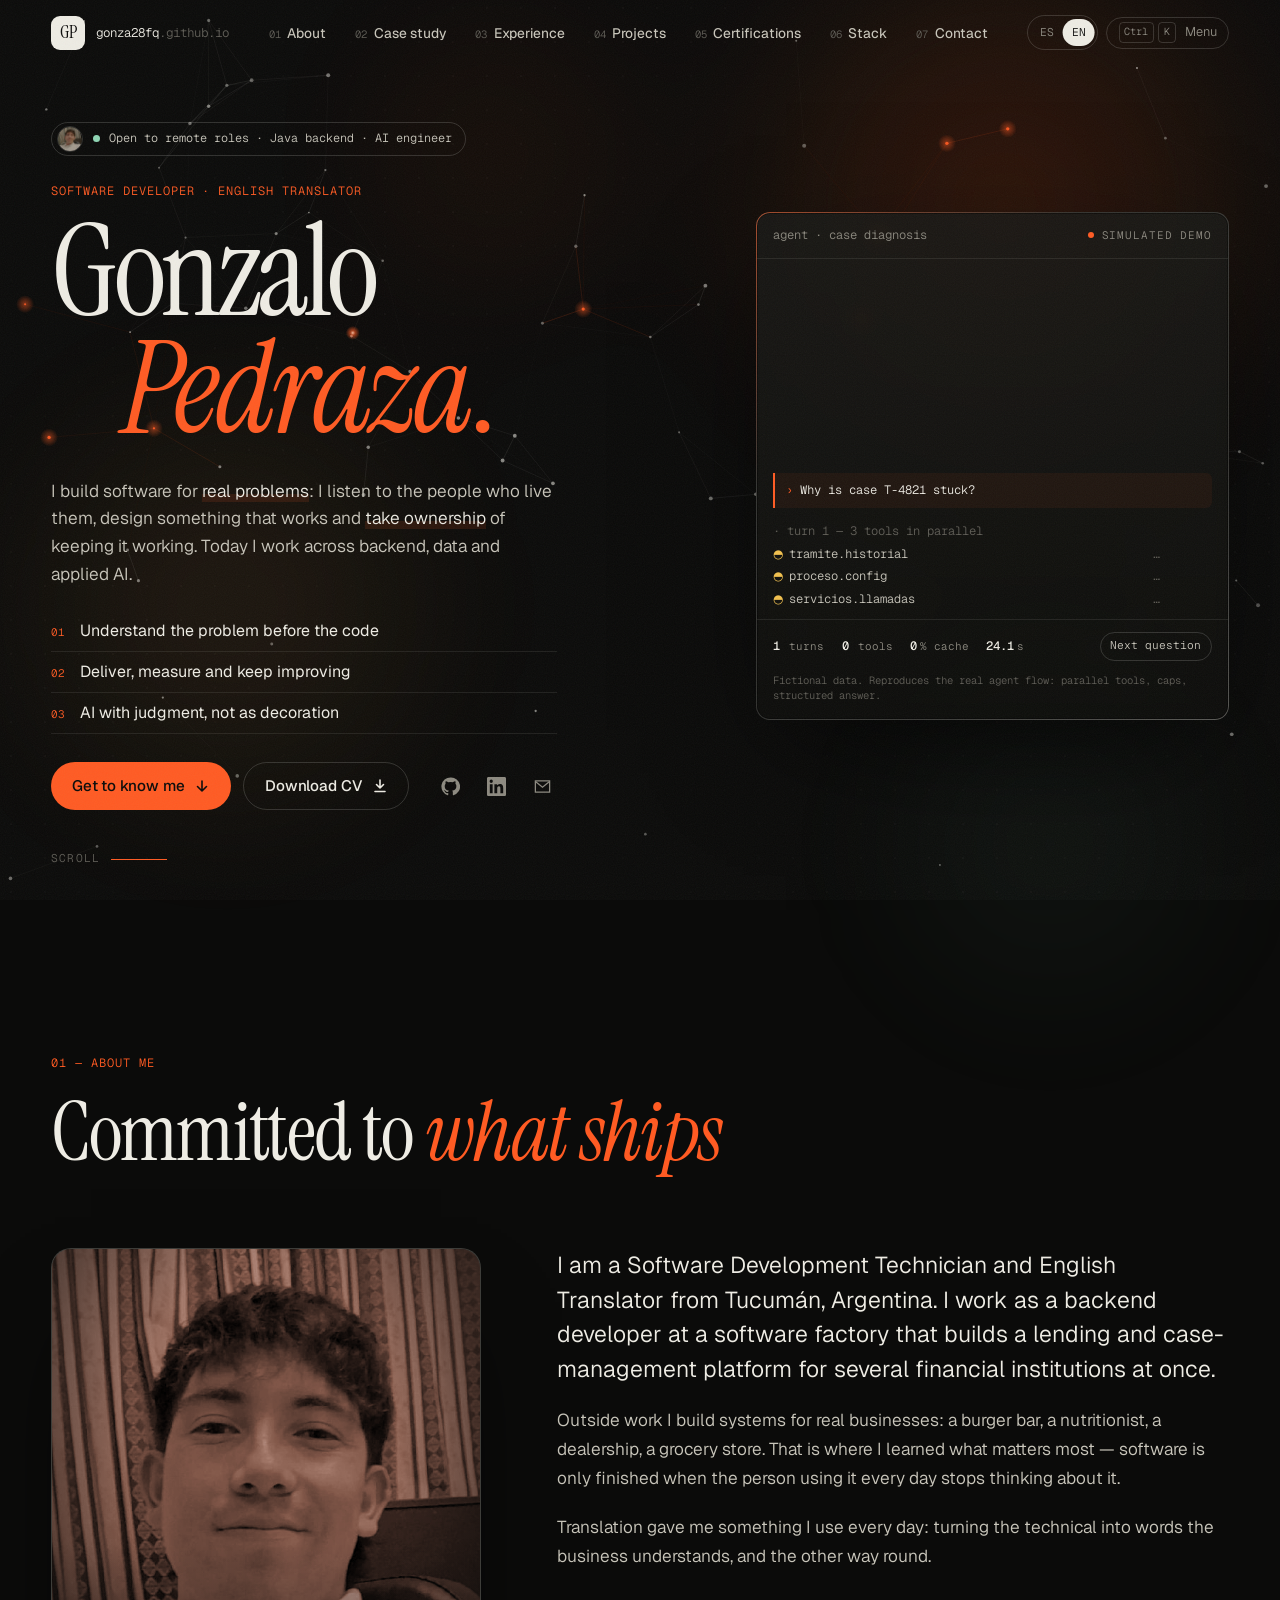
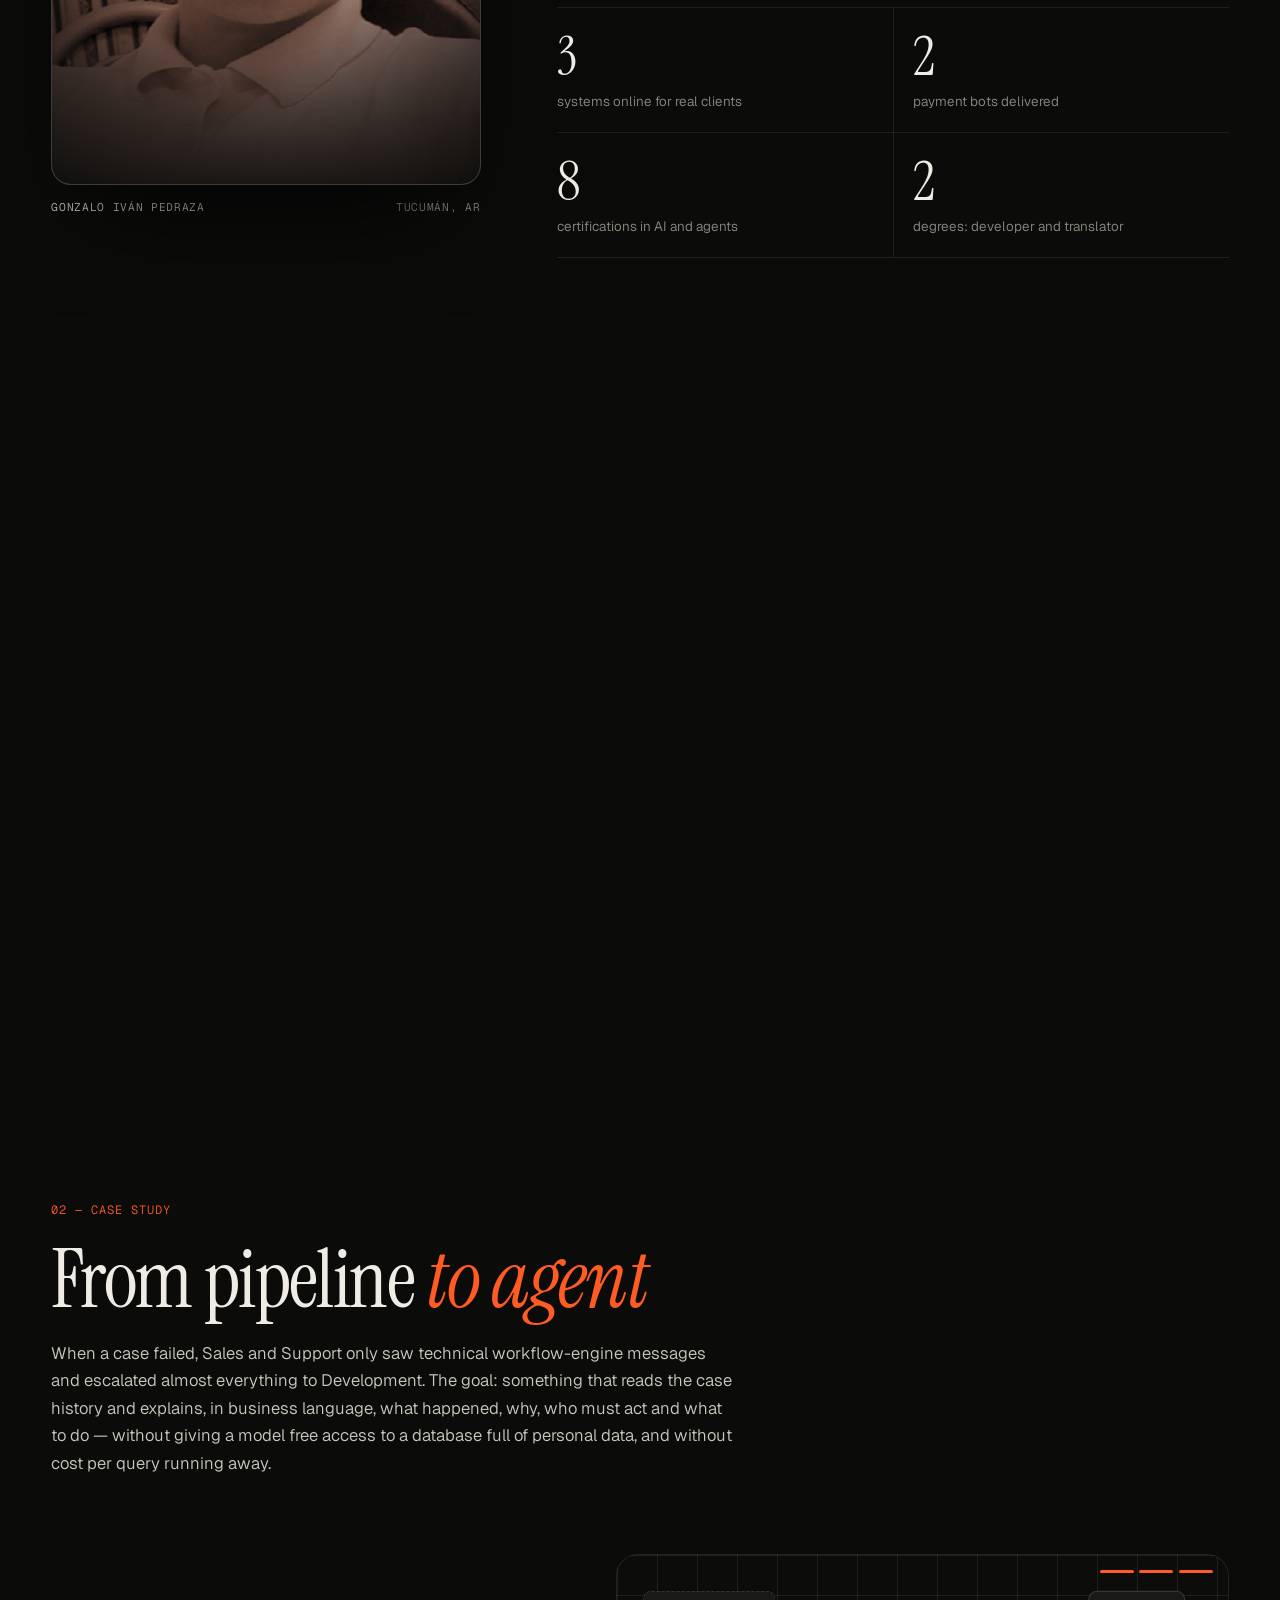
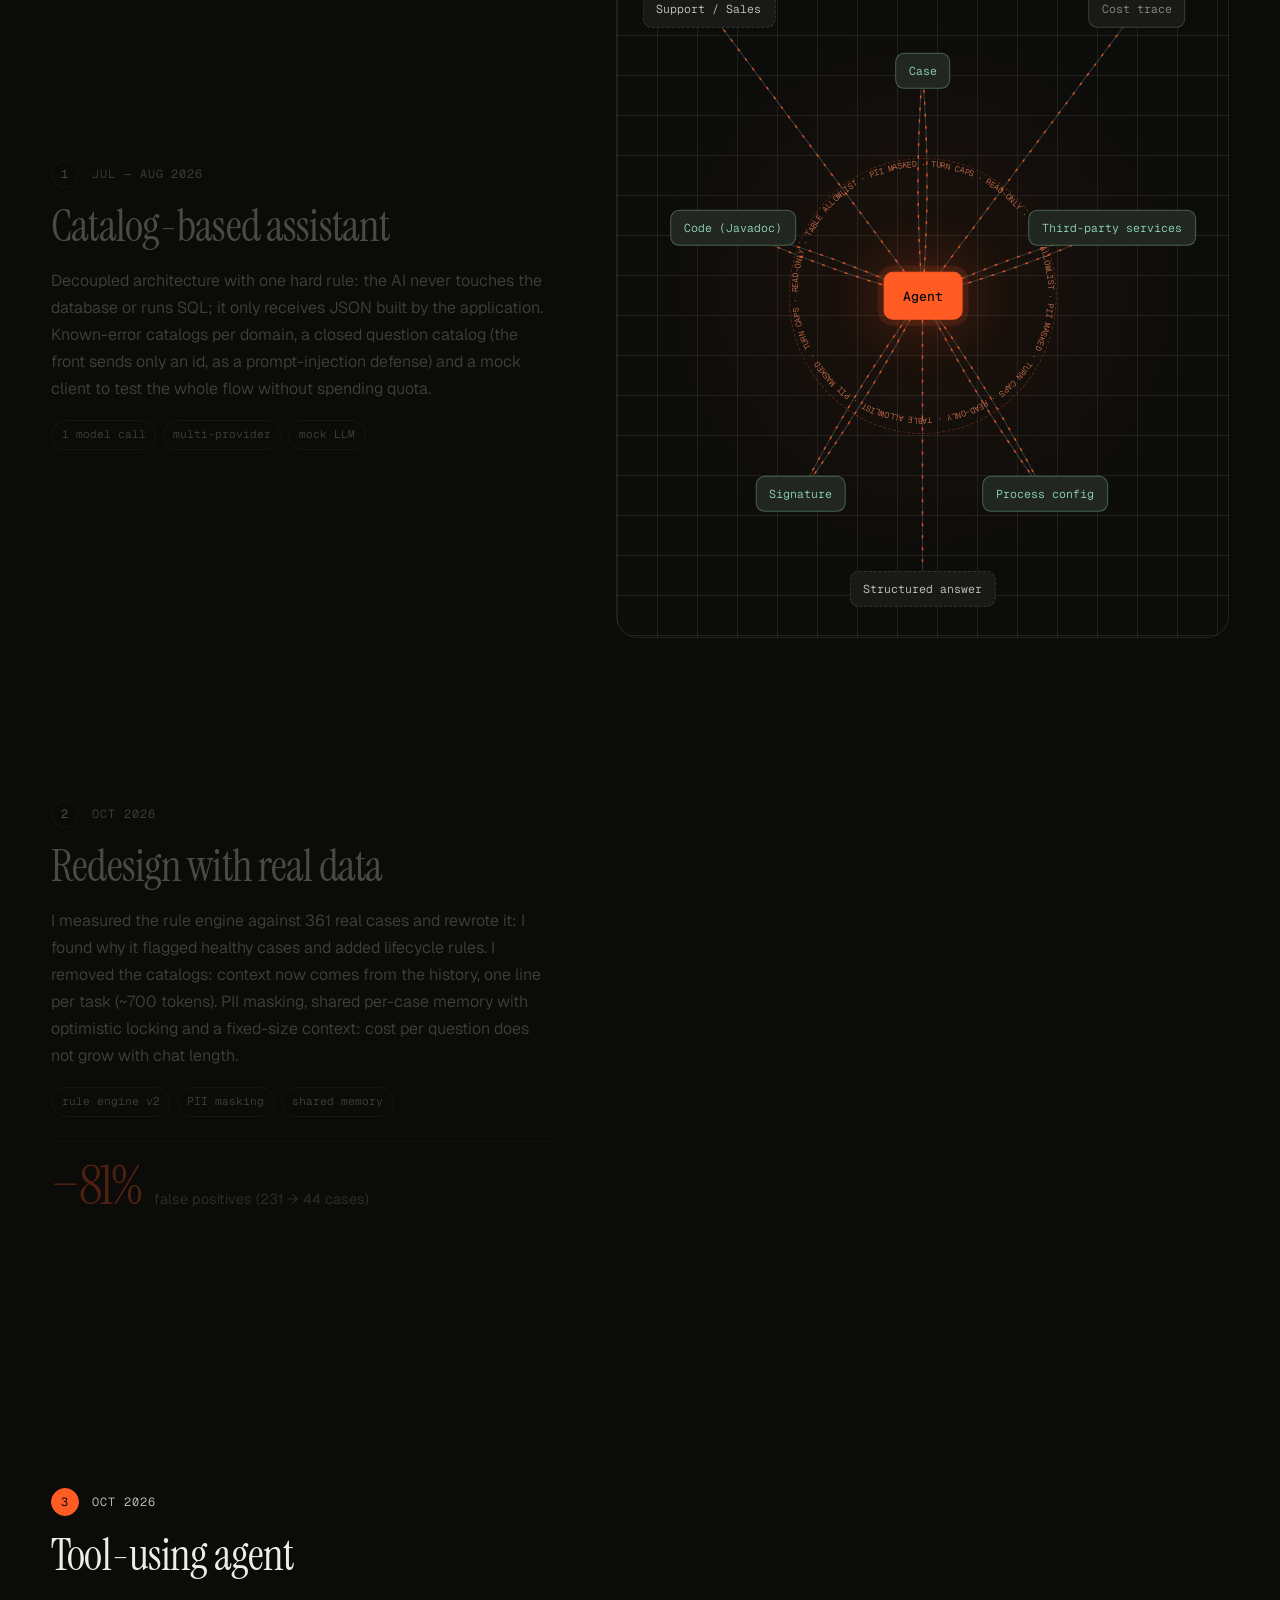
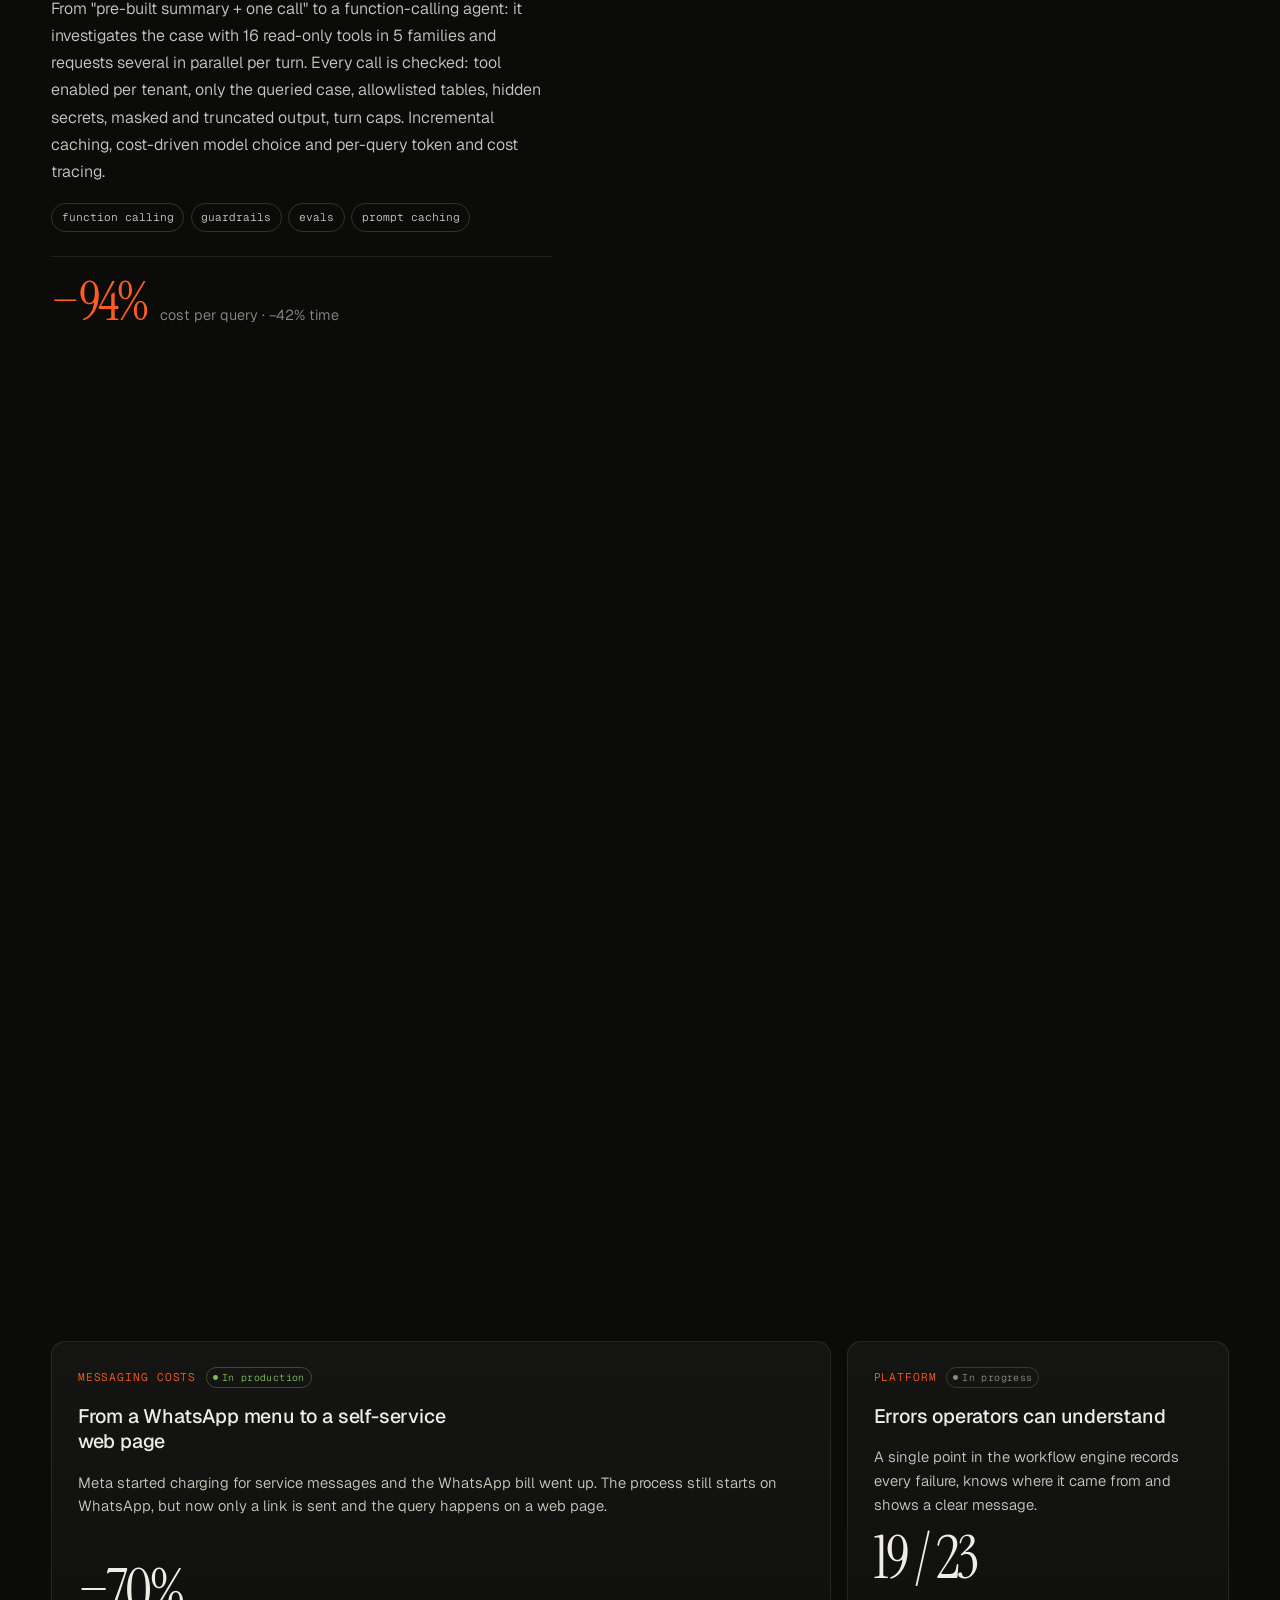
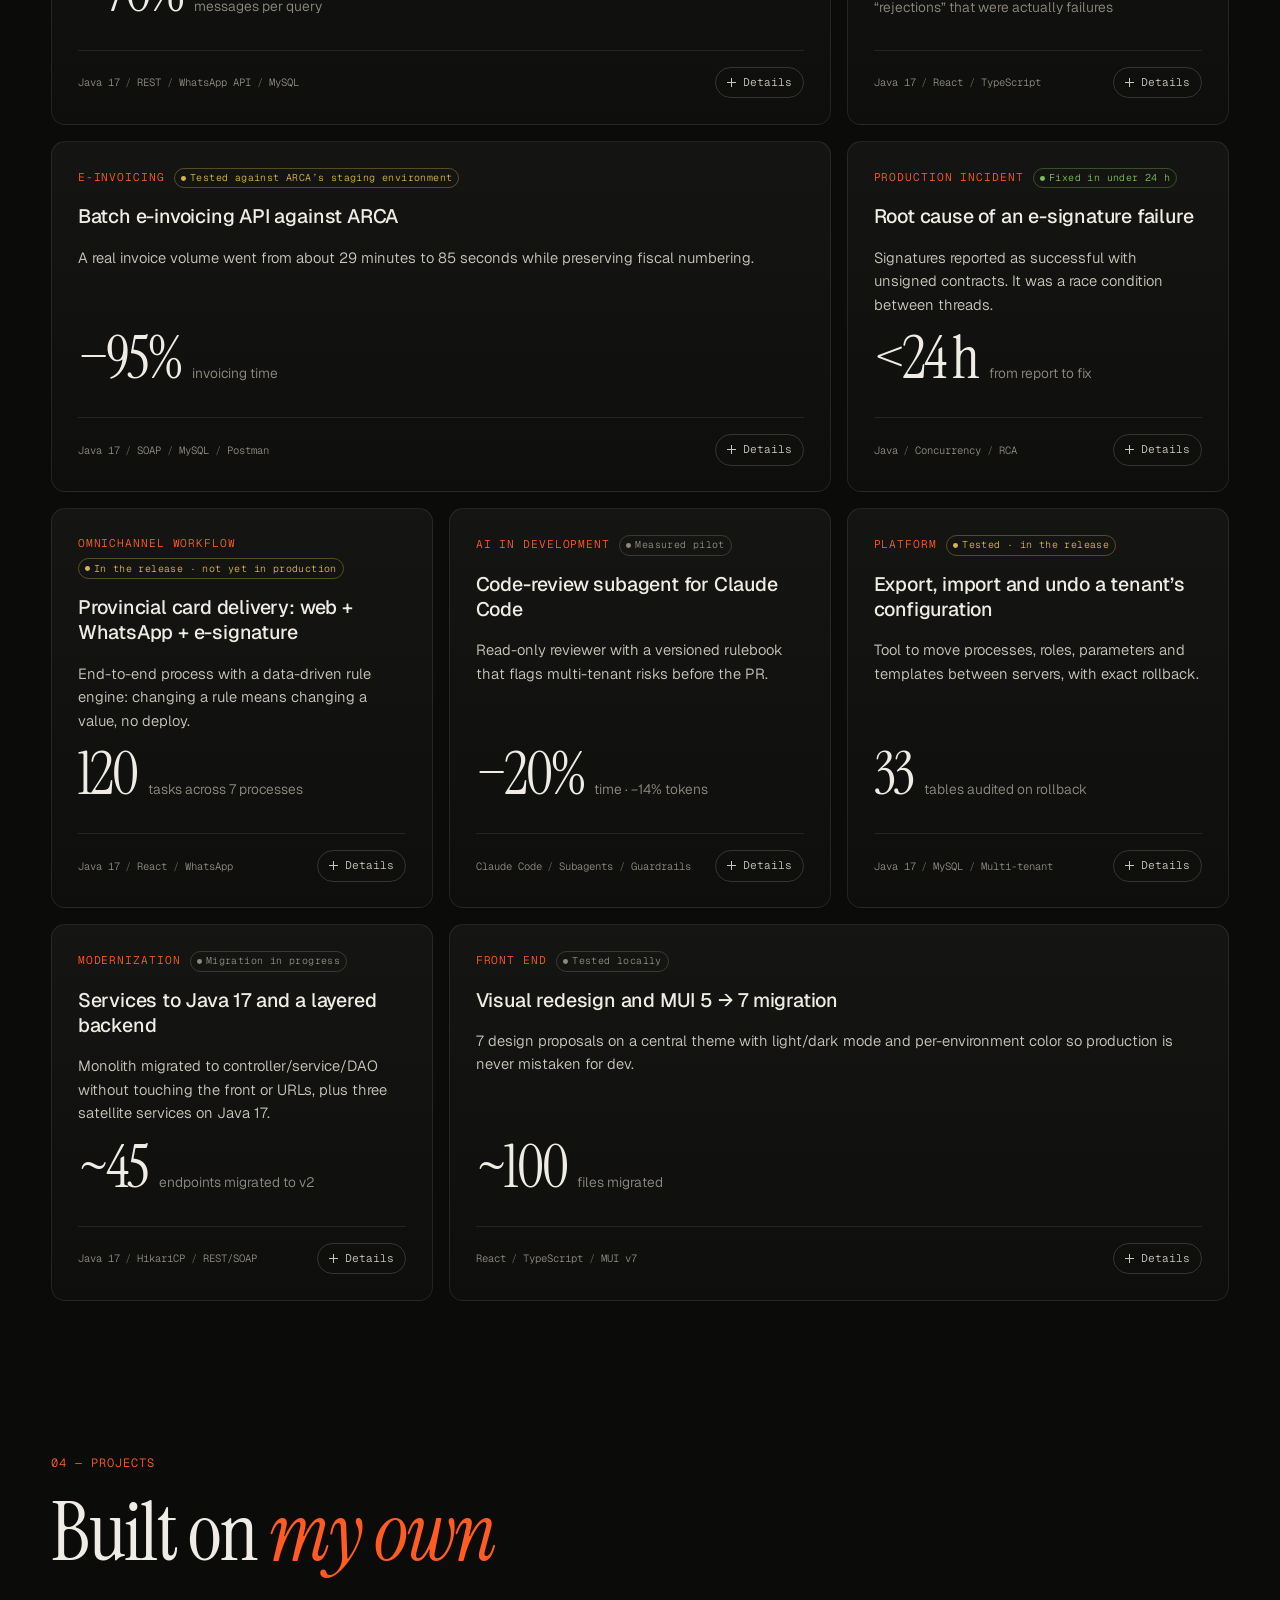
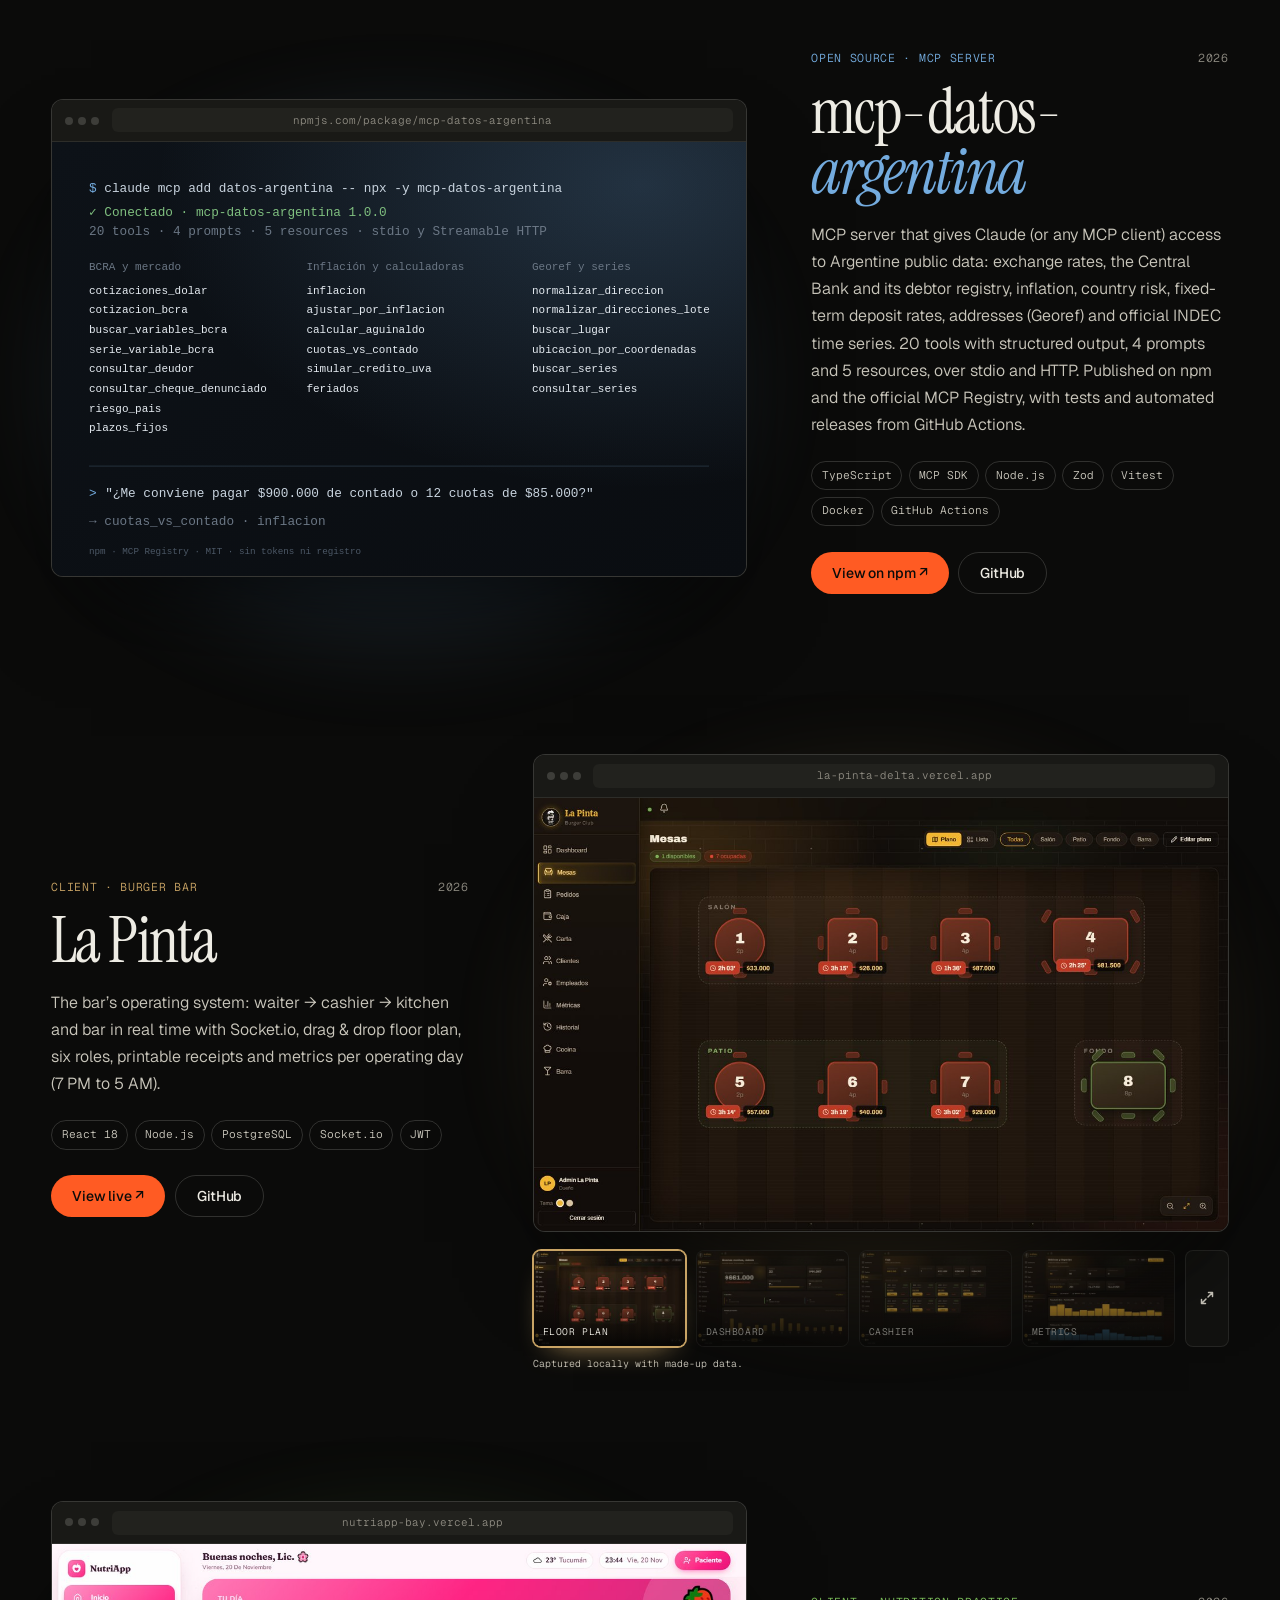
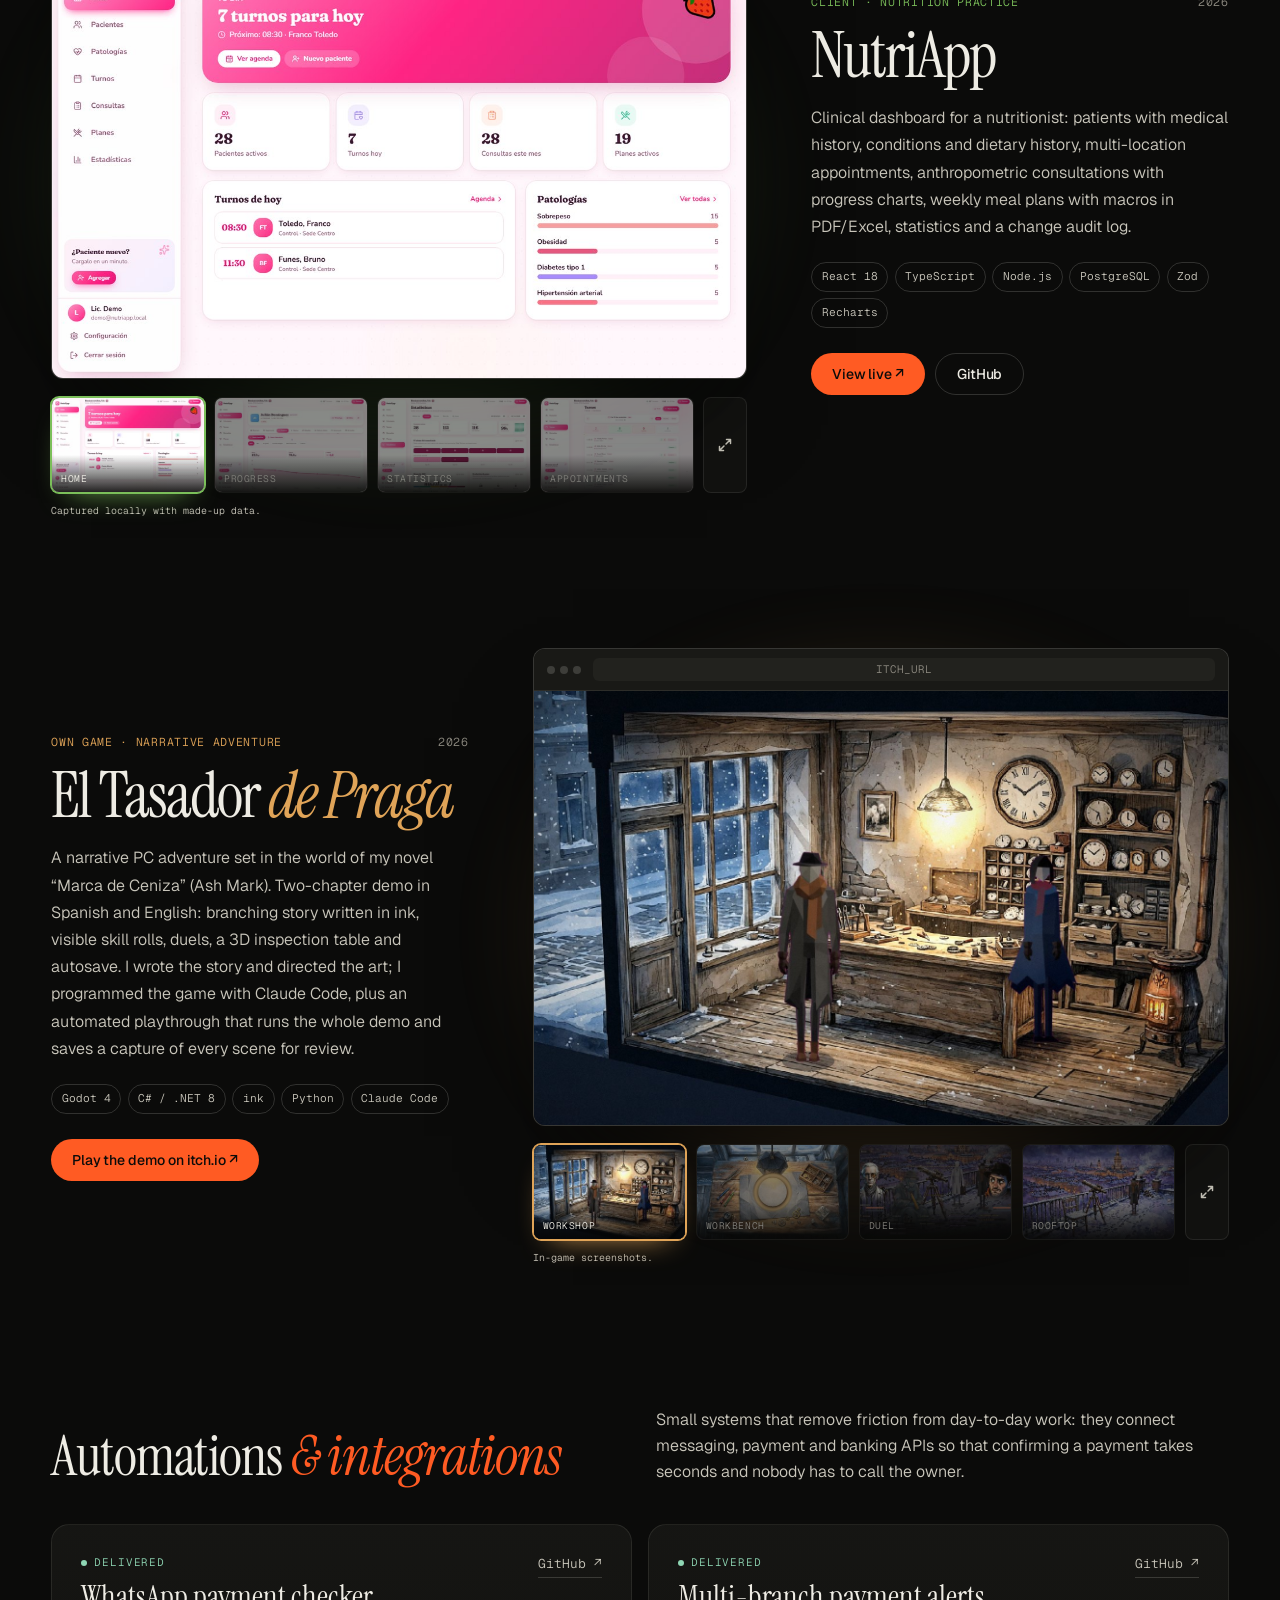
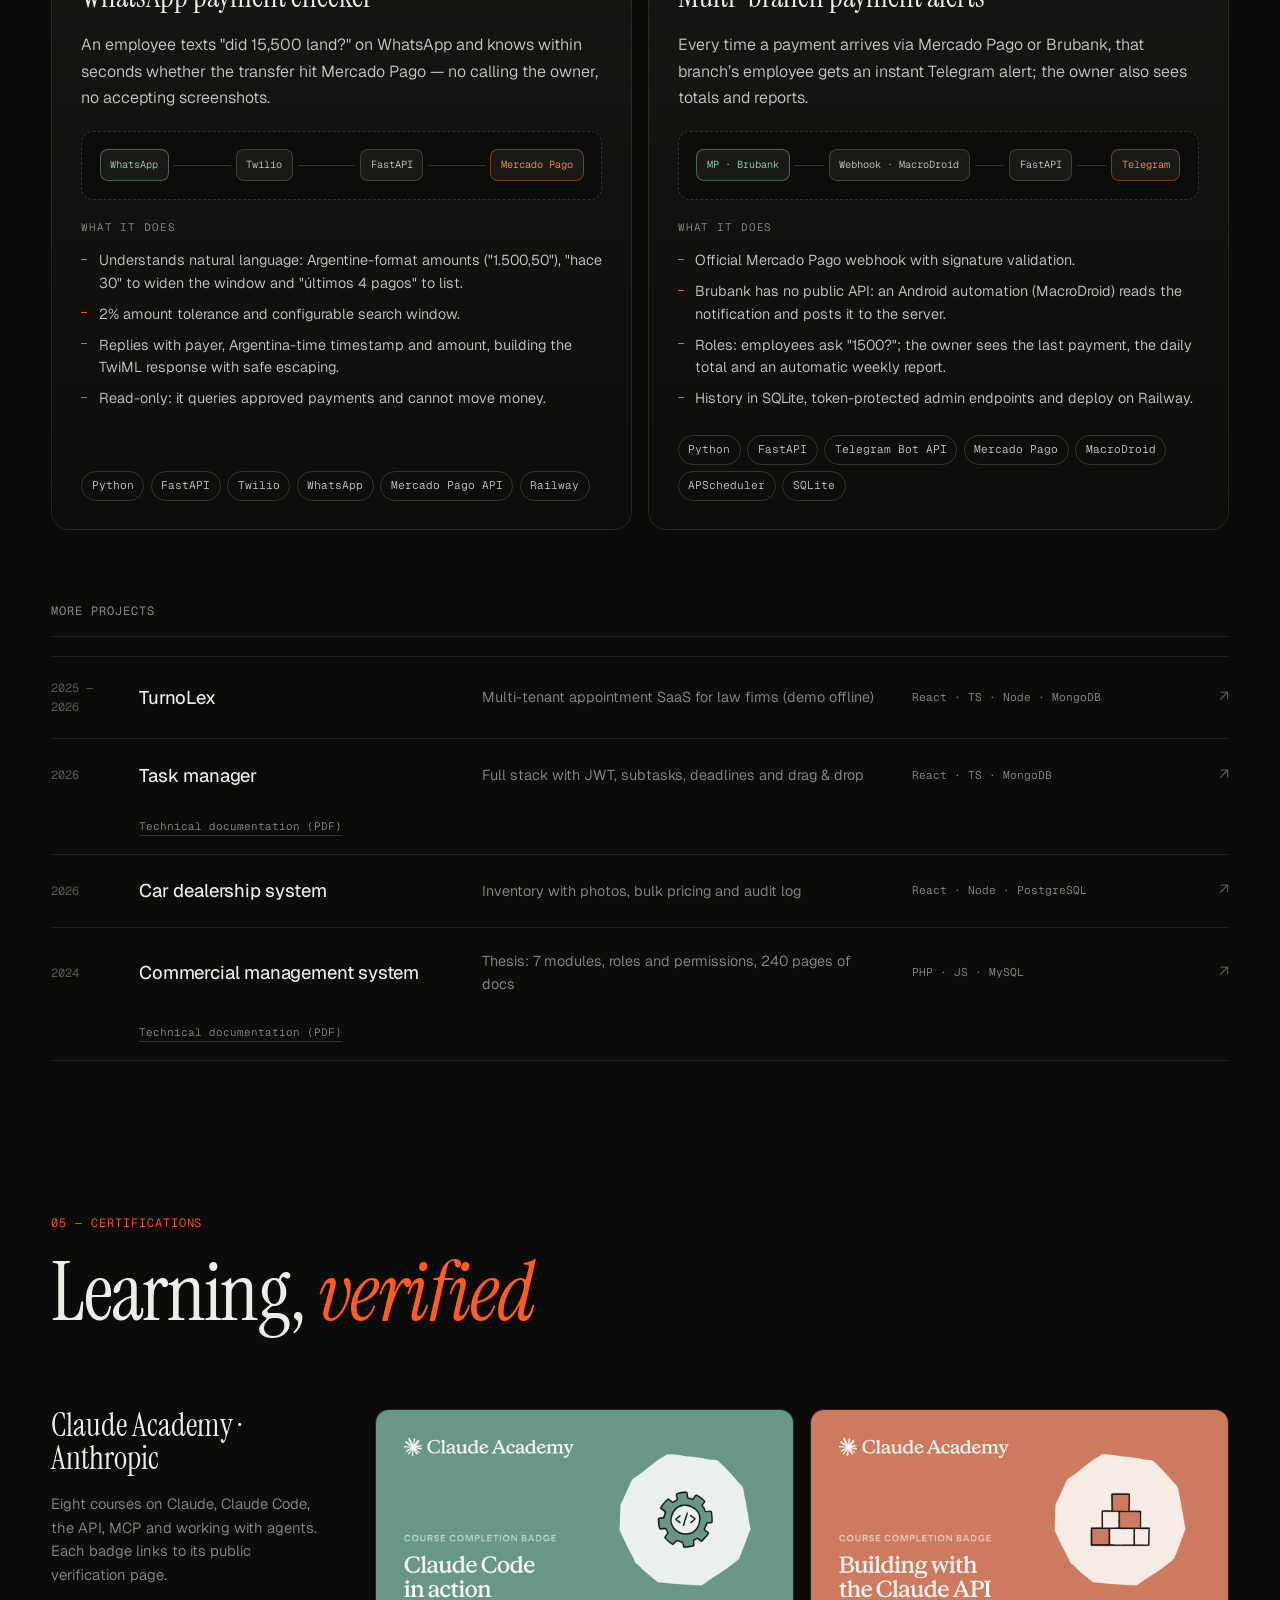
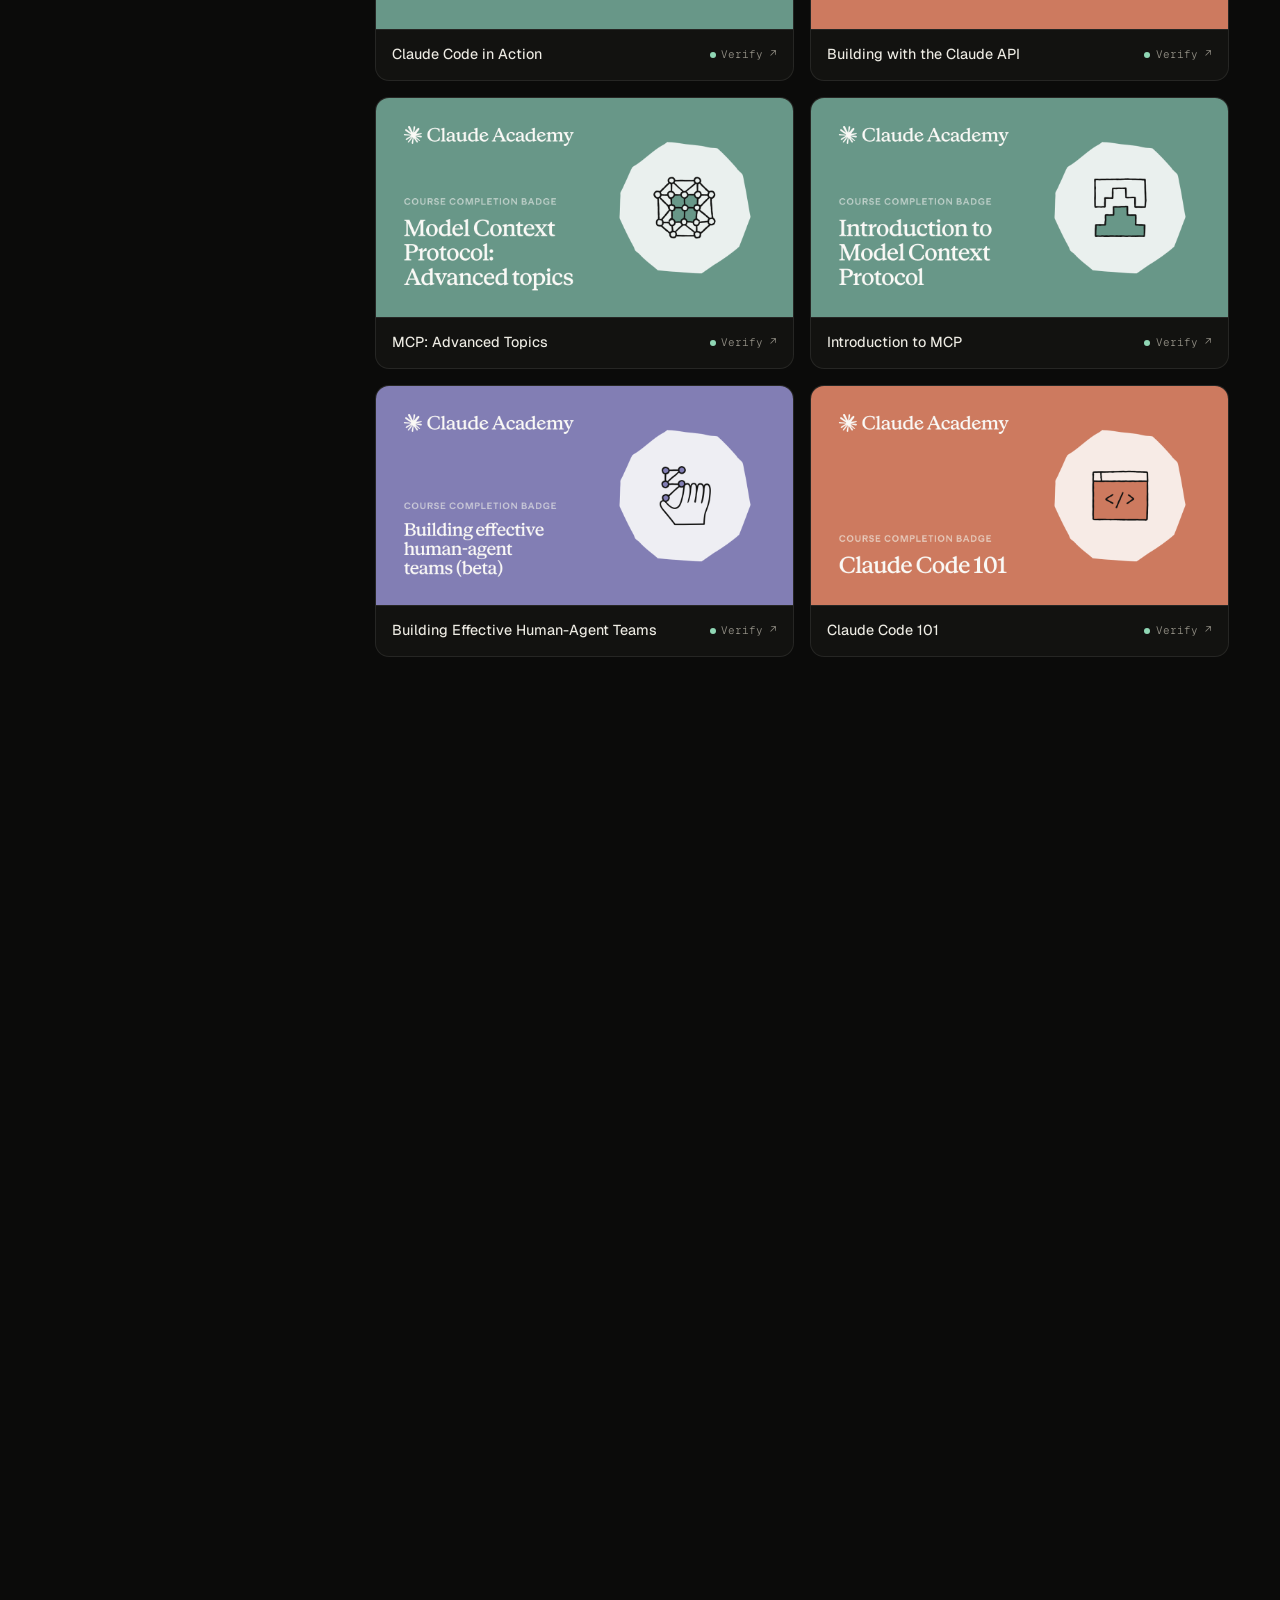
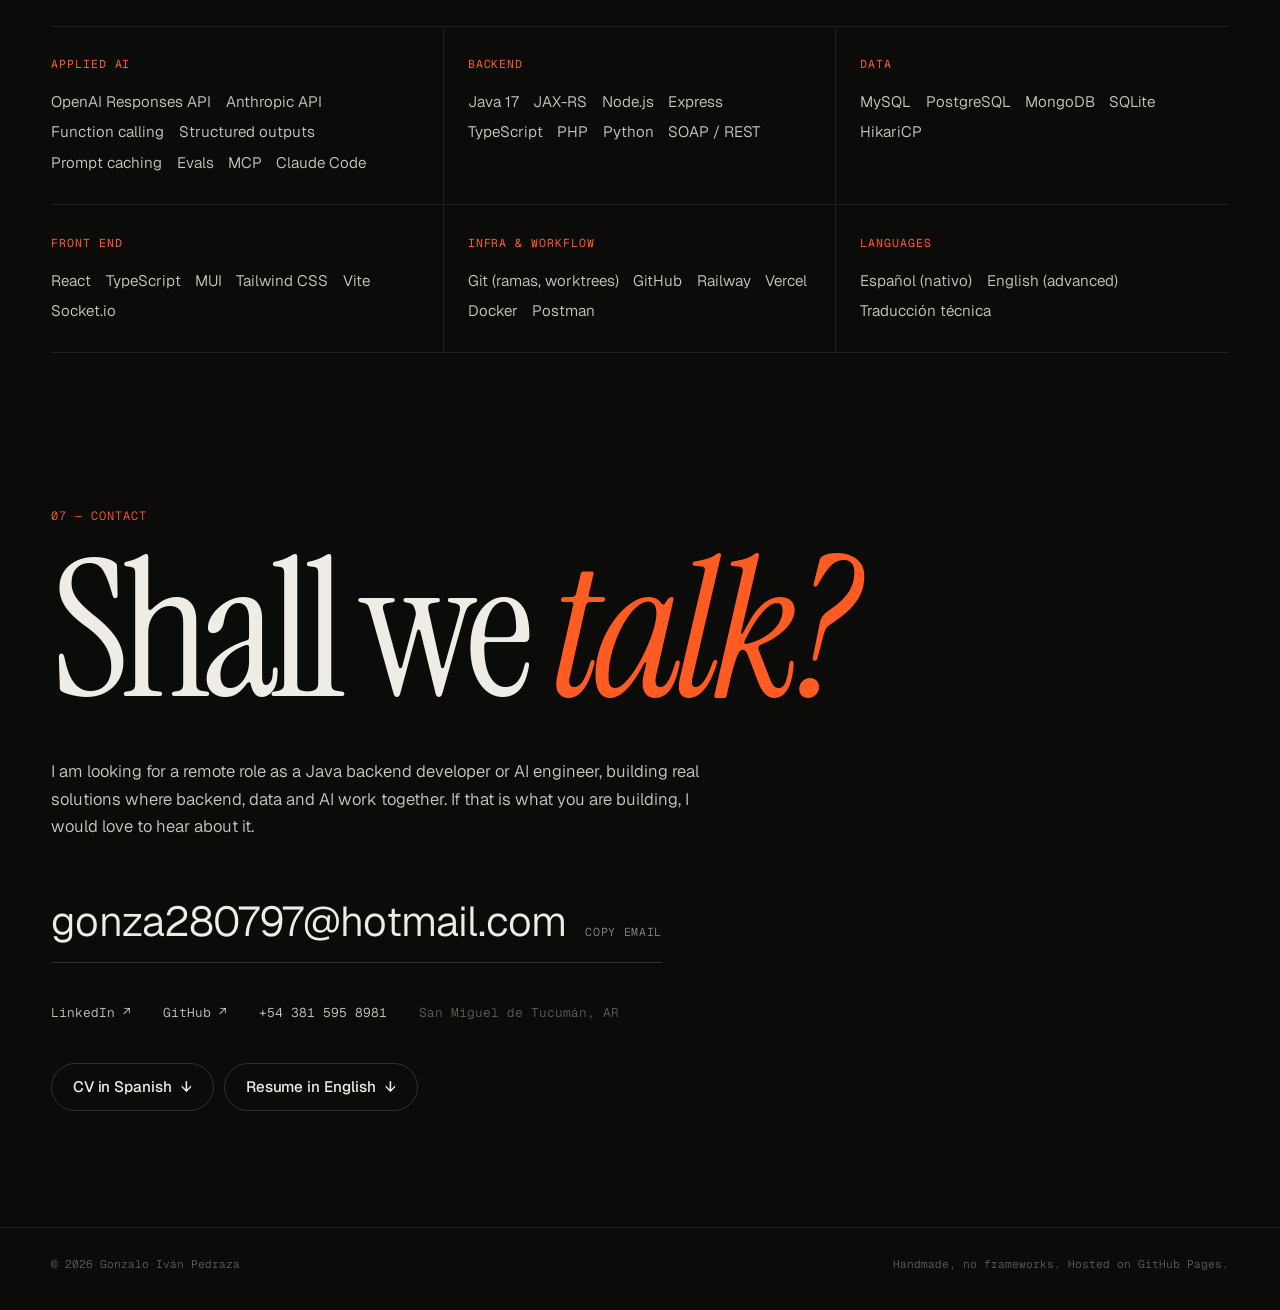
<file: index.html>
<!DOCTYPE html>
<html lang="es">
<head>
  <meta charset="UTF-8">
  <meta name="viewport" content="width=device-width, initial-scale=1">
  <title>Gonzalo Pedraza — Backend Developer · IA aplicada</title>
  <meta name="description" content="Desarrollador backend en Java. Llevé un asistente de IA de un pipeline a un agente con herramientas y bajé su costo por consulta un 94%. Proyectos, experiencia y certificaciones.">
  <meta name="theme-color" content="#0b0b0a">
  <meta property="og:title" content="Gonzalo Pedraza — Backend Developer · IA aplicada">
  <meta property="og:description" content="De pipeline a agente: backend en Java, LLMs y agentes con herramientas en sistemas reales.">
  <meta property="og:type" content="website">
  <meta property="og:url" content="https://gonza28fq.github.io/">
  <link rel="icon" href="assets/img/favicon.svg" type="image/svg+xml">
  <link rel="preconnect" href="https://fonts.googleapis.com">
  <link rel="preconnect" href="https://fonts.gstatic.com" crossorigin>
  <link href="https://fonts.googleapis.com/css2?family=Geist:wght@300..700&family=Geist+Mono:wght@400;500&family=Instrument+Serif:ital@0;1&display=swap" rel="stylesheet">
  <link rel="stylesheet" href="assets/css/main.css">
  <script>
    // Decide antes de pintar si se muestra la intro (una vez por sesión, nunca con movimiento reducido)
    (function () {
      var d = document.documentElement;
      var seen = false;
      try { seen = sessionStorage.getItem('intro-seen') === '1'; } catch (e) {}
      if (seen || matchMedia('(prefers-reduced-motion: reduce)').matches) d.classList.add('no-intro');
      else d.classList.add('intro-lock');
    })();
  </script>
  <script type="module" src="assets/js/main.js"></script>
</head>
<body>
  <div class="intro" aria-hidden="true">
    <div class="intro__inner">
      <div class="intro__log"></div>
      <p class="intro__name"><span>Gonzalo</span> <em>Pedraza<i>.</i></em></p>
    </div>
    <div class="intro__foot"><span class="intro__url">gonza28fq.github.io</span><span class="intro__count">000</span></div>
    <div class="intro__bar"><span></span></div>
    <p class="intro__skip"></p>
  </div>
  <a class="skip" href="#main">Saltar al contenido</a>
  <div class="aurora" aria-hidden="true"><i></i><i></i><i></i><i></i></div>
  <canvas id="field" aria-hidden="true"></canvas>
  <div class="progress" aria-hidden="true"><span></span></div>

  <!-- ═══ NAV ═══ -->
  <header class="nav">
    <a class="nav__brand" href="#top" aria-label="Inicio">
      <span class="mono-mark">GP</span>
      <span class="nav__url">gonza28fq<span>.github.io</span></span>
    </a>
    <nav class="nav__links" aria-label="Secciones">
      <a href="#sobre-mi"><span>01</span><b data-i18n="nav.about">Sobre mí</b></a>
      <a href="#caso"><span>02</span><b data-i18n="nav.case">Caso</b></a>
      <a href="#experiencia"><span>03</span><b data-i18n="nav.work">Experiencia</b></a>
      <a href="#proyectos"><span>04</span><b data-i18n="nav.projects">Proyectos</b></a>
      <a href="#certificaciones"><span>05</span><b data-i18n="nav.certs">Certificaciones</b></a>
      <a href="#stack"><span>06</span><b data-i18n="nav.stack">Stack</b></a>
      <a href="#contacto"><span>07</span><b data-i18n="nav.contact">Contacto</b></a>
    </nav>
    <div class="nav__tools">
      <button class="lang" type="button" aria-label="Cambiar idioma / Switch language">
        <span data-lang-opt="es">ES</span><span data-lang-opt="en">EN</span>
      </button>
      <button class="cmdk" type="button" data-open-palette aria-label="Abrir menú de comandos">
        <kbd>Ctrl</kbd><kbd>K</kbd><span class="cmdk__label" data-i18n="nav.cmd">Menú</span>
      </button>
    </div>
  </header>

  <main id="main">
    <!-- ═══ HERO ═══ -->
    <section class="hero" id="top">
      <div class="hero__copy">
        <p class="status"><img class="status__avatar" src="assets/img/perfil.jpg" alt="" width="26" height="26"><i></i><span data-i18n="hero.status">Abierto a roles remotos · Backend Java · AI Engineer</span></p>
        <p class="eyebrow" data-i18n="hero.role">Desarrollador de software · Traductor de inglés</p>
        <h1 class="hero__name" aria-label="Gonzalo Pedraza">
          <span class="line"><span>Gonzalo</span></span>
          <span class="line"><span><em>Pedraza</em><i class="dot">.</i></span></span>
        </h1>
        <p class="hero__lede" data-i18n-html="hero.lede">Construyo software para <em>problemas reales</em>: escucho a quien los vive, diseño algo que funcione y <em>me hago cargo</em> de que siga funcionando. Hoy trabajo entre el backend, los datos y la IA aplicada.</p>
        <ul class="intents">
          <li><span>01</span><b data-i18n="hero.i1">Entender el problema antes que el código</b></li>
          <li><span>02</span><b data-i18n="hero.i2">Entregar, medir y seguir mejorando</b></li>
          <li><span>03</span><b data-i18n="hero.i3">IA con criterio, no como adorno</b></li>
        </ul>
        <div class="hero__cta">
          <a class="btn btn--signal" href="#sobre-mi"><span data-i18n="hero.ctaCase">Conoceme</span><svg viewBox="0 0 16 16" aria-hidden="true"><path d="M8 3v10M3.5 8.5 8 13l4.5-4.5"/></svg></a>
          <a class="btn btn--ghost" data-cv href="Gonzalo_Pedraza_Developer.pdf" download><span data-i18n="hero.ctaCv">Descargar CV</span><svg viewBox="0 0 16 16" aria-hidden="true"><path d="M8 2v8M4.5 6.5 8 10l3.5-3.5M3 13.5h10"/></svg></a>
          <div class="socials">
            <a href="https://github.com/Gonza28fq" target="_blank" rel="noopener" aria-label="GitHub"><svg viewBox="0 0 24 24"><path d="M12 .5a11.5 11.5 0 0 0-3.64 22.41c.58.1.79-.25.79-.56v-2c-3.2.7-3.88-1.37-3.88-1.37-.53-1.33-1.28-1.69-1.28-1.69-1.05-.71.08-.7.08-.7 1.16.08 1.77 1.19 1.77 1.19 1.03 1.77 2.71 1.26 3.37.96.1-.75.4-1.26.73-1.55-2.55-.29-5.24-1.28-5.24-5.68 0-1.26.45-2.28 1.19-3.09-.12-.29-.52-1.46.11-3.05 0 0 .97-.31 3.17 1.18a11 11 0 0 1 5.77 0c2.2-1.49 3.17-1.18 3.17-1.18.63 1.59.23 2.76.11 3.05.74.81 1.19 1.83 1.19 3.09 0 4.41-2.69 5.39-5.25 5.67.41.36.78 1.06.78 2.14v3.17c0 .31.21.67.8.56A11.5 11.5 0 0 0 12 .5Z"/></svg></a>
            <a href="https://www.linkedin.com/in/gonzalo-pedraza-b8b568298" target="_blank" rel="noopener" aria-label="LinkedIn"><svg viewBox="0 0 24 24"><path d="M20.45 20.45h-3.56v-5.57c0-1.33-.02-3.04-1.85-3.04-1.86 0-2.14 1.45-2.14 2.94v5.67H9.34V9h3.41v1.56h.05c.48-.9 1.64-1.85 3.37-1.85 3.6 0 4.27 2.37 4.27 5.46v6.28ZM5.34 7.43a2.06 2.06 0 1 1 0-4.13 2.06 2.06 0 0 1 0 4.13ZM7.12 20.45H3.56V9h3.56v11.45ZM22.22 0H1.77C.79 0 0 .77 0 1.73v20.54C0 23.23.79 24 1.77 24h20.45c.98 0 1.78-.77 1.78-1.73V1.73C24 .77 23.2 0 22.22 0Z"/></svg></a>
            <a href="mailto:gonza280797@hotmail.com" aria-label="Email"><svg viewBox="0 0 24 24"><path d="M3 5h18v14H3z" fill="none" stroke="currentColor" stroke-width="1.6"/><path d="m3.5 6 8.5 7 8.5-7" fill="none" stroke="currentColor" stroke-width="1.6"/></svg></a>
          </div>
        </div>
      </div>

      <!-- Consola del agente (demo) -->
      <aside class="console" aria-label="Demo del agente de diagnóstico">
        <div class="console__bar">
          <span class="console__title" data-i18n="console.title">agente · diagnóstico de trámites</span>
          <span class="console__live"><i></i><span data-i18n="console.live">demo simulada</span></span>
        </div>
        <div class="console__body" aria-live="polite"></div>
        <div class="console__meta">
          <span><b data-m="turns">0</b> <small>turns</small></span>
          <span><b data-m="tools">0</b> <small>tools</small></span>
          <span><b data-m="cache">0</b><small>% cache</small></span>
          <span><b data-m="secs">0.0</b><small>s</small></span>
          <button class="console__next" type="button" data-i18n="console.replay">Otra pregunta</button>
        </div>
        <p class="console__note" data-i18n="console.note">Datos ficticios. Reproduce el flujo real del agente: herramientas en paralelo, topes y respuesta estructurada.</p>
      </aside>

      <a class="hero__scroll" href="#sobre-mi" aria-hidden="true" tabindex="-1"><span data-i18n="hero.scroll">scroll</span><i></i></a>
    </section>

    <!-- ═══ 01 SOBRE MÍ ═══ -->
    <section class="section about" id="sobre-mi">
      <header class="section__head reveal">
        <p class="index" data-i18n="about.index">01 — Sobre mí</p>
        <h2 class="title" data-i18n-html="about.title">Compromiso con <em>lo que se entrega</em></h2>
      </header>
      <div class="about__grid">
        <figure class="portrait reveal">
          <div class="portrait__frame">
            <img src="assets/img/perfil.jpg" alt="Gonzalo Iván Pedraza" width="800" height="800" loading="lazy">
          </div>
          <figcaption><span>Gonzalo Iván Pedraza</span><span>Tucumán, AR</span></figcaption>
        </figure>
        <div class="about__body">
        <div class="about__text reveal">
          <p data-i18n="about.p1">Soy Técnico Desarrollador de Software y Traductor de Inglés, de Tucumán, Argentina. Trabajo como desarrollador backend en una software factory que construye una plataforma de créditos y trámites para varias entidades financieras a la vez.</p>
          <p data-i18n="about.p2">Fuera del trabajo construyo sistemas para negocios reales: una hamburguesería, una nutricionista, una concesionaria, una verdulería. Ahí aprendí lo más importante: el software termina recién cuando la persona que lo usa todos los días deja de pensar en él.</p>
          <p data-i18n="about.p3">La traducción me dejó algo que uso a diario: convertir lo técnico en palabras que el negocio entiende, y al revés.</p>
          <div class="about__stats">
            <div><b data-count="3">3</b><span data-i18n="about.s1">sistemas en línea para clientes reales</span></div>
            <div><b data-count="2">2</b><span data-i18n="about.s2">bots de cobros entregados</span></div>
            <div><b data-count="8">8</b><span data-i18n="about.s3">certificaciones en IA y agentes</span></div>
            <div><b data-count="2">2</b><span data-i18n="about.s4">títulos: desarrollador y traductor</span></div>
          </div>
        </div>
        <ol class="principles"></ol>
        </div>
      </div>
    </section>

    <!-- ═══ 02 CASO ═══ -->
    <section class="section case" id="caso">
      <header class="section__head reveal">
        <p class="index" data-i18n="case.index">02 — Caso destacado</p>
        <h2 class="title" data-i18n-html="case.title">De pipeline <em>a agente</em></h2>
        <p class="lead" data-i18n="case.intro">Cuando un trámite fallaba, Comercial y Soporte solo veían mensajes técnicos del motor de workflow y derivaban casi todo a Desarrollo. El objetivo: algo que lea el historial y explique en lenguaje de negocio qué pasó, por qué, quién tiene que actuar y qué hacer, sin darle a un modelo acceso libre a una base con datos personales y sin que el costo por consulta se dispare.</p>
      </header>

      <div class="story">
        <div class="story__steps"></div>
        <div class="story__stage">
          <div class="diagram" aria-hidden="true">
            <svg class="diagram__edges"></svg>
            <div class="diagram__ring"></div>
            <div class="diagram__nodes"></div>
          </div>
          <ol class="story__dots" aria-hidden="true"><li></li><li></li><li></li></ol>
          <p class="story__hint" data-i18n="case.hint">Deslizá para ver cada etapa →</p>
        </div>
      </div>

      <div class="metrics reveal">
        <div class="metric"><b data-count="-94">−94</b><span>%</span><p data-i18n="case.m1">costo por consulta</p></div>
        <div class="metric"><b data-count="-42">−42</b><span>%</span><p data-i18n="case.m2">tiempo de respuesta</p></div>
        <div class="metric"><b data-count="-81">−81</b><span>%</span><p data-i18n="case.m3">falsos positivos del motor de reglas</p></div>
        <div class="metric"><b data-count="16">16</b><span></span><p data-i18n="case.m4">herramientas de solo lectura</p></div>
      </div>
      <p class="honest reveal"><span>*</span><span data-i18n="case.honest">Validado en un ambiente de test con una evaluación de respuesta conocida (errores reales y fallas inyectadas a propósito). Todavía no hay métricas de uso en producción.</span></p>
    </section>

    <!-- ═══ 03 EXPERIENCIA ═══ -->
    <section class="section work" id="experiencia">
      <header class="section__head reveal">
        <p class="index" data-i18n="work.index">03 — Experiencia</p>
        <h2 class="title" data-i18n-html="work.title">Lo que construyo <em>en el trabajo</em></h2>
      </header>
      <div class="company reveal">
        <div class="company__id">
          <h3>Arch-t</h3>
          <p><span data-i18n="work.role">Desarrollador backend Java</span> · <span data-i18n="work.period">2026 — hoy</span></p>
        </div>
        <p class="company__ctx" data-i18n="work.context">Software factory. Su producto es una plataforma de workflow para originar créditos y gestionar trámites, que atiende a varias empresas a la vez: entidades financieras, una universidad y mutuales. Java 17, JAX-RS, MySQL, React/TypeScript, integraciones SOAP/REST y APIs de LLM.</p>
        <a class="link-arrow" href="https://www.archt.com.ar/" target="_blank" rel="noopener"><span data-i18n="work.site">Sitio de la empresa</span> ↗</a>
      </div>
      <p class="work__note reveal" data-i18n="work.statusNote">Cada tarjeta indica su estado real: qué está en producción, qué está probado y qué sigue en curso.</p>
      <div class="work__grid"></div>
    </section>

    <!-- ═══ 04 PROYECTOS ═══ -->
    <section class="section projects" id="proyectos">
      <header class="section__head reveal">
        <p class="index" data-i18n="projects.index">04 — Proyectos</p>
        <h2 class="title" data-i18n-html="projects.title">Construidos <em>por mi cuenta</em></h2>
      </header>
      <div class="featured"></div>

      <div class="auto">
        <header class="auto__head reveal">
          <h3 class="auto__title" data-i18n-html="auto.title">Automatizaciones <em>e integraciones</em></h3>
          <p data-i18n="auto.text">Sistemas chicos que le sacan fricción al día a día: conectan APIs de mensajería, pagos y bancos para que confirmar un cobro lleve segundos y nadie tenga que llamar al dueño.</p>
        </header>
        <div class="auto__list"></div>
      </div>

      <h3 class="subhead reveal" data-i18n="projects.more">Más proyectos</h3>
      <ul class="others"></ul>
    </section>

    <!-- ═══ 05 CERTIFICACIONES ═══ -->
    <section class="section certs" id="certificaciones">
      <header class="section__head reveal">
        <p class="index" data-i18n="certs.index">05 — Certificaciones</p>
        <h2 class="title" data-i18n-html="certs.title">Aprendizaje <em>verificable</em></h2>
      </header>
      <div class="academy reveal">
        <div class="academy__head">
          <h3 data-i18n="certs.academy">Claude Academy · Anthropic</h3>
          <p data-i18n="certs.academyText">Ocho cursos sobre Claude, Claude Code, la API, MCP y el trabajo con agentes. Cada badge enlaza a su página pública de verificación.</p>
        </div>
        <div class="badges"></div>
      </div>
      <div class="degrees reveal">
        <h3 class="subhead" data-i18n="certs.degrees">Títulos</h3>
        <div class="degrees__list"></div>
      </div>
    </section>

    <!-- ═══ 06 STACK ═══ -->
    <section class="section stack" id="stack">
      <header class="section__head reveal">
        <p class="index" data-i18n="stack.index">06 — Stack</p>
        <h2 class="title" data-i18n-html="stack.title">Herramientas <em>de uso diario</em></h2>
      </header>
      <div class="stack__grid"></div>
    </section>

    <!-- ═══ 07 CONTACTO ═══ -->
    <section class="section contact" id="contacto">
      <p class="index reveal" data-i18n="contact.index">07 — Contacto</p>
      <h2 class="contact__title reveal" data-i18n-html="contact.title">¿Habla<em>mos?</em></h2>
      <p class="lead reveal" data-i18n="contact.text">Busco un rol remoto como desarrollador backend Java o AI engineer, construyendo soluciones reales donde backend, datos e IA trabajen juntos. Si eso es lo que estás armando, me encantaría escucharlo.</p>
      <div class="contact__row reveal">
        <button class="mail" type="button" data-copy="gonza280797@hotmail.com">
          <span class="mail__addr">gonza280797@hotmail.com</span>
          <span class="mail__hint" data-i18n="contact.copy">Copiar email</span>
        </button>
      </div>
      <div class="contact__links reveal">
        <a href="https://www.linkedin.com/in/gonzalo-pedraza-b8b568298" target="_blank" rel="noopener">LinkedIn ↗</a>
        <a href="https://github.com/Gonza28fq" target="_blank" rel="noopener">GitHub ↗</a>
        <a href="tel:+5493815958981">+54 381 595 8981</a>
        <span>San Miguel de Tucumán, AR</span>
      </div>
      <div class="contact__cv reveal">
        <a class="btn btn--ghost" href="Gonzalo_Pedraza_Developer.pdf" download><span data-i18n="contact.cvEs">CV en español</span> ↓</a>
        <a class="btn btn--ghost" href="Gonzalo_Iv%C3%A1n_Pedraza_Resume.pdf" download><span data-i18n="contact.cvEn">Resume en inglés</span> ↓</a>
      </div>
    </section>
  </main>

  <footer class="footer">
    <span>© 2026 Gonzalo Iván Pedraza</span>
    <span data-i18n="footer.made">Hecho a mano, sin frameworks. Publicado en GitHub Pages.</span>
    <span class="footer__updated" hidden><span data-i18n="footer.updated">Última actualización</span>: <time></time></span>
  </footer>

  <!-- Paleta de comandos -->
  <div class="palette" hidden>
    <div class="palette__box" role="dialog" aria-modal="true" aria-label="Comandos">
      <input class="palette__input" type="text" autocomplete="off" spellcheck="false" data-i18n-placeholder="palette.placeholder" placeholder="Escribí un comando o sección…">
      <ul class="palette__list" role="listbox"></ul>
      <p class="palette__empty" hidden data-i18n="palette.empty">Sin resultados</p>
    </div>
  </div>

  <!-- Lightbox -->
  <div class="lightbox" hidden>
    <img alt="">
  </div>

  <div class="toast" role="status" aria-live="polite"></div>
</body>
</html>
</file>
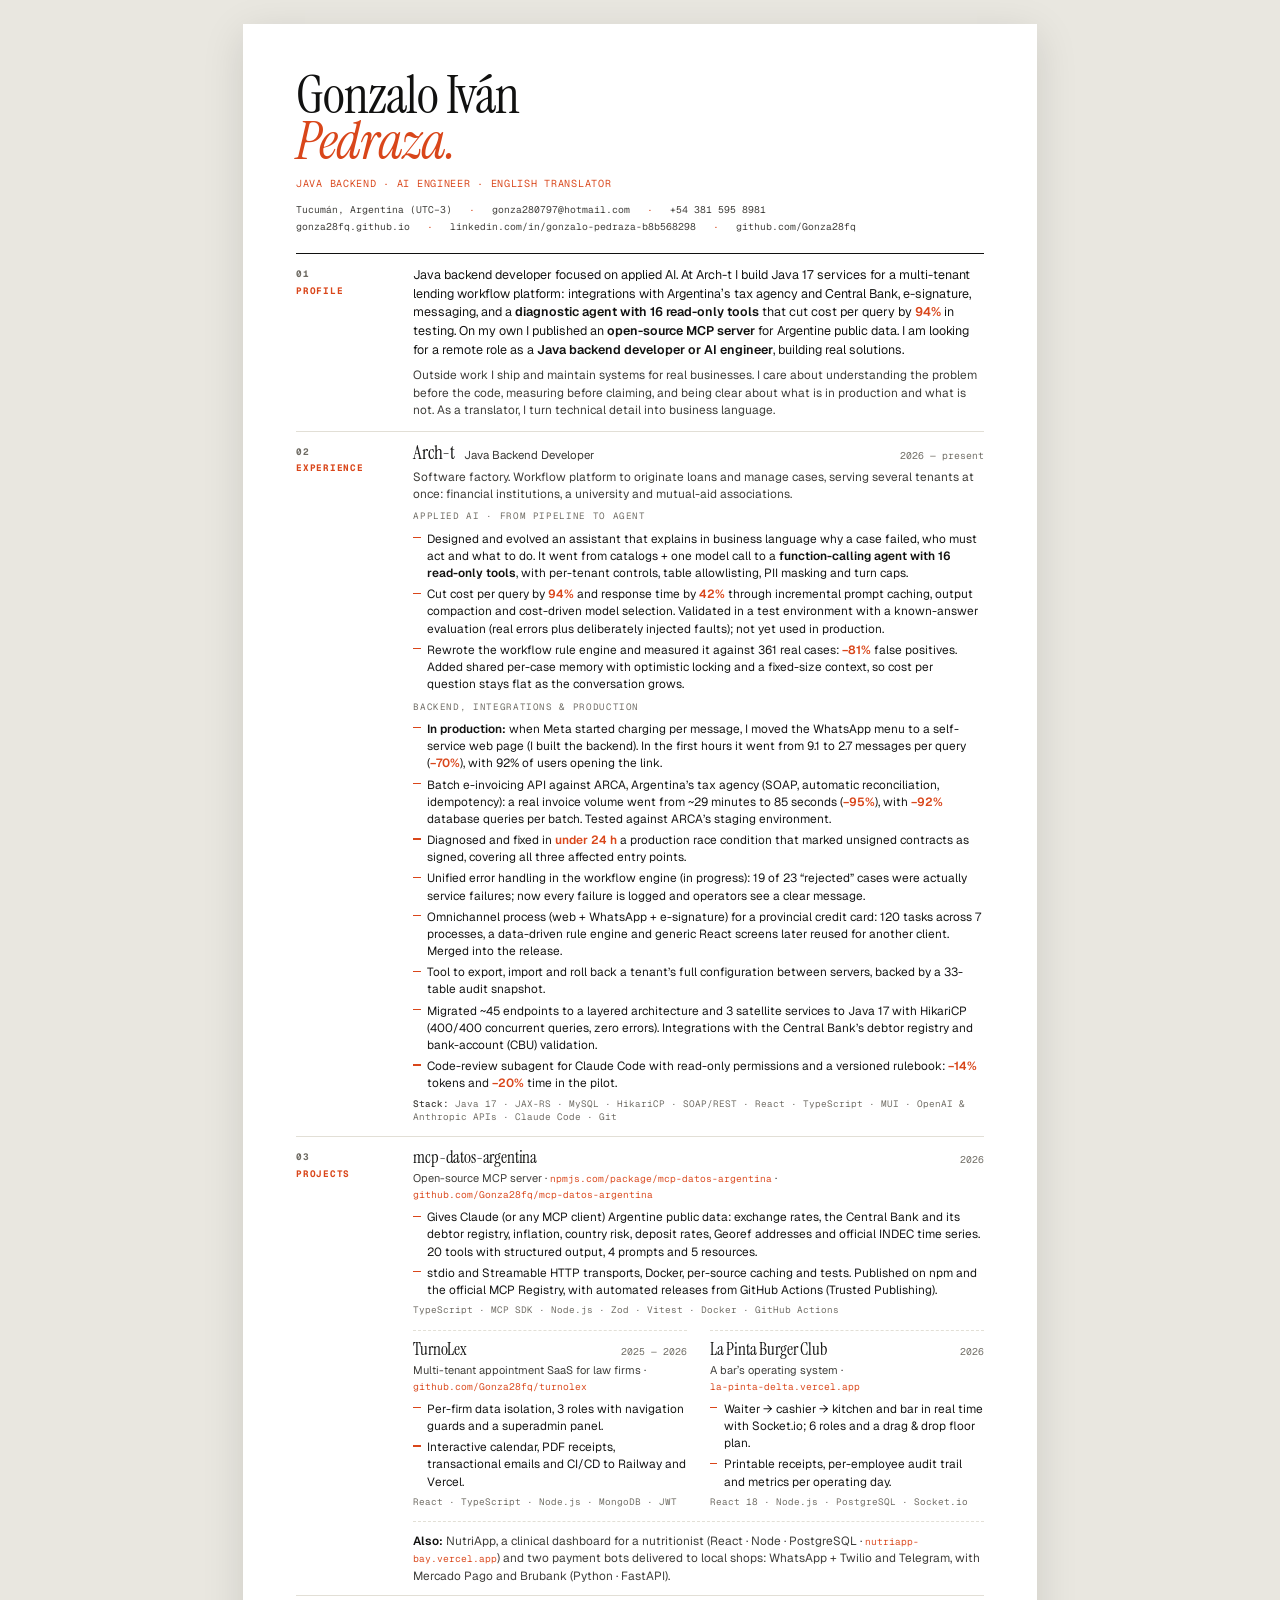
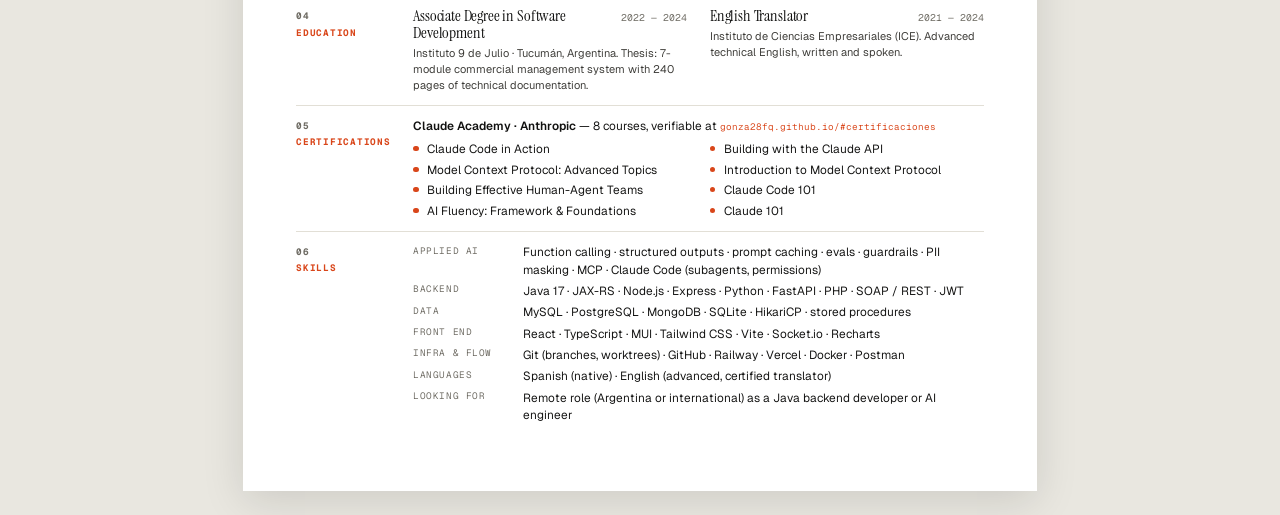
<file: cv/cv-en.html>
<!DOCTYPE html>
<html lang="en">
<head>
  <meta charset="UTF-8">
  <title>Gonzalo Iván Pedraza — Resume</title>
  <meta name="author" content="Gonzalo Iván Pedraza">
  <meta name="description" content="Java backend · AI engineer · English translator">
  <link href="https://fonts.googleapis.com/css2?family=Geist:wght@300..700&family=Geist+Mono:wght@400;500&family=Instrument+Serif:ital@0;1&display=swap" rel="stylesheet">
  <link rel="stylesheet" href="cv.css">
</head>
<body>
<main class="sheet">

  <header class="head">
    <div>
      <h1 class="head__name">Gonzalo Iván<br><em>Pedraza.</em></h1>
      <p class="head__role">Java backend · AI engineer · English translator</p>
      <p class="contact">
        <span>Tucumán, Argentina (UTC−3)</span>
        <span><a href="mailto:gonza280797@hotmail.com">gonza280797@hotmail.com</a></span>
        <span><a href="tel:+5493815958981">+54 381 595 8981</a></span>
      </p>
      <p class="contact">
        <span><a href="https://gonza28fq.github.io/?lang=en">gonza28fq.github.io</a></span>
        <span><a href="https://www.linkedin.com/in/gonzalo-pedraza-b8b568298">linkedin.com/in/gonzalo-pedraza-b8b568298</a></span>
        <span><a href="https://github.com/Gonza28fq">github.com/Gonza28fq</a></span>
      </p>
    </div>
  </header>

  <section class="sec">
    <h2 class="sec__label"><span>01</span>Profile</h2>
    <div>
      <p class="lead">Java backend developer focused on applied AI. At Arch-t I build Java 17 services for a multi-tenant lending workflow platform: integrations with Argentina’s tax agency and Central Bank, e-signature, messaging, and a <b>diagnostic agent with 16 read-only tools</b> that cut cost per query by <span class="metric">94%</span> in testing. On my own I published an <b>open-source MCP server</b> for Argentine public data. I am looking for a remote role as a <b>Java backend developer or AI engineer</b>, building real solutions.</p>
      <p class="lead">Outside work I ship and maintain systems for real businesses. I care about understanding the problem before the code, measuring before claiming, and being clear about what is in production and what is not. As a translator, I turn technical detail into business language.</p>
    </div>
  </section>

  <section class="sec">
    <h2 class="sec__label"><span>02</span>Experience</h2>
    <div>
      <article class="entry entry--split">
        <div class="entry__top">
          <h3 class="entry__title">Arch-t <small>Java Backend Developer</small></h3>
          <span class="entry__date">2026 — present</span>
        </div>
        <p class="entry__ctx">Software factory. Workflow platform to originate loans and manage cases, serving several tenants at once: financial institutions, a university and mutual-aid associations.</p>

        <p class="sub">Applied AI · from pipeline to agent</p>
        <ul class="bul">
          <li>Designed and evolved an assistant that explains in business language why a case failed, who must act and what to do. It went from catalogs + one model call to a <b>function-calling agent with 16 read-only tools</b>, with per-tenant controls, table allowlisting, PII masking and turn caps.</li>
          <li>Cut cost per query by <span class="metric">94%</span> and response time by <span class="metric">42%</span> through incremental prompt caching, output compaction and cost-driven model selection. Validated in a test environment with a known-answer evaluation (real errors plus deliberately injected faults); not yet used in production.</li>
          <li>Rewrote the workflow rule engine and measured it against 361 real cases: <span class="metric">−81%</span> false positives. Added shared per-case memory with optimistic locking and a fixed-size context, so cost per question stays flat as the conversation grows.</li>
        </ul>

        <p class="sub">Backend, integrations &amp; production</p>
        <ul class="bul">
          <li><b>In production:</b> when Meta started charging per message, I moved the WhatsApp menu to a self-service web page (I built the backend). In the first hours it went from 9.1 to 2.7 messages per query (<span class="metric">−70%</span>), with 92% of users opening the link.</li>
          <li>Batch e-invoicing API against ARCA, Argentina’s tax agency (SOAP, automatic reconciliation, idempotency): a real invoice volume went from ~29 minutes to 85 seconds (<span class="metric">−95%</span>), with <span class="metric">−92%</span> database queries per batch. Tested against ARCA’s staging environment.</li>
          <li>Diagnosed and fixed in <span class="metric">under 24 h</span> a production race condition that marked unsigned contracts as signed, covering all three affected entry points.</li>
          <li>Unified error handling in the workflow engine (in progress): 19 of 23 “rejected” cases were actually service failures; now every failure is logged and operators see a clear message.</li>
          <li>Omnichannel process (web + WhatsApp + e-signature) for a provincial credit card: 120 tasks across 7 processes, a data-driven rule engine and generic React screens later reused for another client. Merged into the release.</li>
          <li>Tool to export, import and roll back a tenant’s full configuration between servers, backed by a 33-table audit snapshot.</li>
          <li>Migrated ~45 endpoints to a layered architecture and 3 satellite services to Java 17 with HikariCP (400/400 concurrent queries, zero errors). Integrations with the Central Bank’s debtor registry and bank-account (CBU) validation.</li>
          <li>Code-review subagent for Claude Code with read-only permissions and a versioned rulebook: <span class="metric">−14%</span> tokens and <span class="metric">−20%</span> time in the pilot.</li>
        </ul>
        <p class="stack"><b>Stack:</b> Java 17 · JAX-RS · MySQL · HikariCP · SOAP/REST · React · TypeScript · MUI · OpenAI &amp; Anthropic APIs · Claude Code · Git</p>
      </article>
    </div>
  </section>

  <section class="sec">
    <h2 class="sec__label"><span>03</span>Projects</h2>
    <div class="grid2">
      <article class="card card--full">
        <div class="entry__top"><h3 class="entry__title">mcp-datos-argentina</h3><span class="entry__date">2026</span></div>
        <p class="entry__meta">Open-source MCP server · <a href="https://www.npmjs.com/package/mcp-datos-argentina">npmjs.com/package/mcp-datos-argentina</a> · <a href="https://github.com/Gonza28fq/mcp-datos-argentina">github.com/Gonza28fq/mcp-datos-argentina</a></p>
        <ul class="bul">
          <li>Gives Claude (or any MCP client) Argentine public data: exchange rates, the Central Bank and its debtor registry, inflation, country risk, deposit rates, Georef addresses and official INDEC time series. 20 tools with structured output, 4 prompts and 5 resources.</li>
          <li>stdio and Streamable HTTP transports, Docker, per-source caching and tests. Published on npm and the official MCP Registry, with automated releases from GitHub Actions (Trusted Publishing).</li>
        </ul>
        <p class="stack">TypeScript · MCP SDK · Node.js · Zod · Vitest · Docker · GitHub Actions</p>
      </article>
      <article class="card">
        <div class="entry__top"><h3 class="entry__title">TurnoLex</h3><span class="entry__date">2025 — 2026</span></div>
        <p class="entry__meta">Multi-tenant appointment SaaS for law firms · <a href="https://github.com/Gonza28fq/turnolex">github.com/Gonza28fq/turnolex</a></p>
        <ul class="bul">
          <li>Per-firm data isolation, 3 roles with navigation guards and a superadmin panel.</li>
          <li>Interactive calendar, PDF receipts, transactional emails and CI/CD to Railway and Vercel.</li>
        </ul>
        <p class="stack">React · TypeScript · Node.js · MongoDB · JWT</p>
      </article>
      <article class="card">
        <div class="entry__top"><h3 class="entry__title">La Pinta Burger Club</h3><span class="entry__date">2026</span></div>
        <p class="entry__meta">A bar’s operating system · <a href="https://la-pinta-delta.vercel.app">la-pinta-delta.vercel.app</a></p>
        <ul class="bul">
          <li>Waiter → cashier → kitchen and bar in real time with Socket.io; 6 roles and a drag &amp; drop floor plan.</li>
          <li>Printable receipts, per-employee audit trail and metrics per operating day.</li>
        </ul>
        <p class="stack">React 18 · Node.js · PostgreSQL · Socket.io</p>
      </article>
      <p class="card card--full more"><b>Also:</b> NutriApp, a clinical dashboard for a nutritionist (React · Node · PostgreSQL · <a href="https://nutriapp-bay.vercel.app">nutriapp-bay.vercel.app</a>) and two payment bots delivered to local shops: WhatsApp + Twilio and Telegram, with Mercado Pago and Brubank (Python · FastAPI).</p>
    </div>
  </section>

  <section class="sec">
    <h2 class="sec__label"><span>04</span>Education</h2>
    <div class="grid2">
      <article class="entry">
        <div class="entry__top"><h3 class="entry__title" style="font-size:12pt">Associate Degree in Software Development</h3><span class="entry__date">2022 — 2024</span></div>
        <p class="entry__meta">Instituto 9 de Julio · Tucumán, Argentina. Thesis: 7-module commercial management system with 240 pages of technical documentation.</p>
      </article>
      <article class="entry">
        <div class="entry__top"><h3 class="entry__title" style="font-size:12pt">English Translator</h3><span class="entry__date">2021 — 2024</span></div>
        <p class="entry__meta">Instituto de Ciencias Empresariales (ICE). Advanced technical English, written and spoken.</p>
      </article>
    </div>
  </section>

  <section class="sec">
    <h2 class="sec__label"><span>05</span>Certifications</h2>
    <div>
      <p><b>Claude Academy · Anthropic</b> — 8 courses, verifiable at <span class="verify">gonza28fq.github.io/#certificaciones</span></p>
      <ul class="certs">
        <li>Claude Code in Action</li>
        <li>Building with the Claude API</li>
        <li>Model Context Protocol: Advanced Topics</li>
        <li>Introduction to Model Context Protocol</li>
        <li>Building Effective Human-Agent Teams</li>
        <li>Claude Code 101</li>
        <li>AI Fluency: Framework &amp; Foundations</li>
        <li>Claude 101</li>
      </ul>
    </div>
  </section>

  <section class="sec">
    <h2 class="sec__label"><span>06</span>Skills</h2>
    <dl class="kv">
      <dt>Applied AI</dt><dd>Function calling · structured outputs · prompt caching · evals · guardrails · PII masking · MCP · Claude Code (subagents, permissions)</dd>
      <dt>Backend</dt><dd>Java 17 · JAX-RS · Node.js · Express · Python · FastAPI · PHP · SOAP / REST · JWT</dd>
      <dt>Data</dt><dd>MySQL · PostgreSQL · MongoDB · SQLite · HikariCP · stored procedures</dd>
      <dt>Front end</dt><dd>React · TypeScript · MUI · Tailwind CSS · Vite · Socket.io · Recharts</dd>
      <dt>Infra &amp; flow</dt><dd>Git (branches, worktrees) · GitHub · Railway · Vercel · Docker · Postman</dd>
      <dt>Languages</dt><dd>Spanish (native) · English (advanced, certified translator)</dd>
      <dt>Looking for</dt><dd>Remote role (Argentina or international) as a Java backend developer or AI engineer</dd>
    </dl>
  </section>


</main>
</body>
</html>
</file>
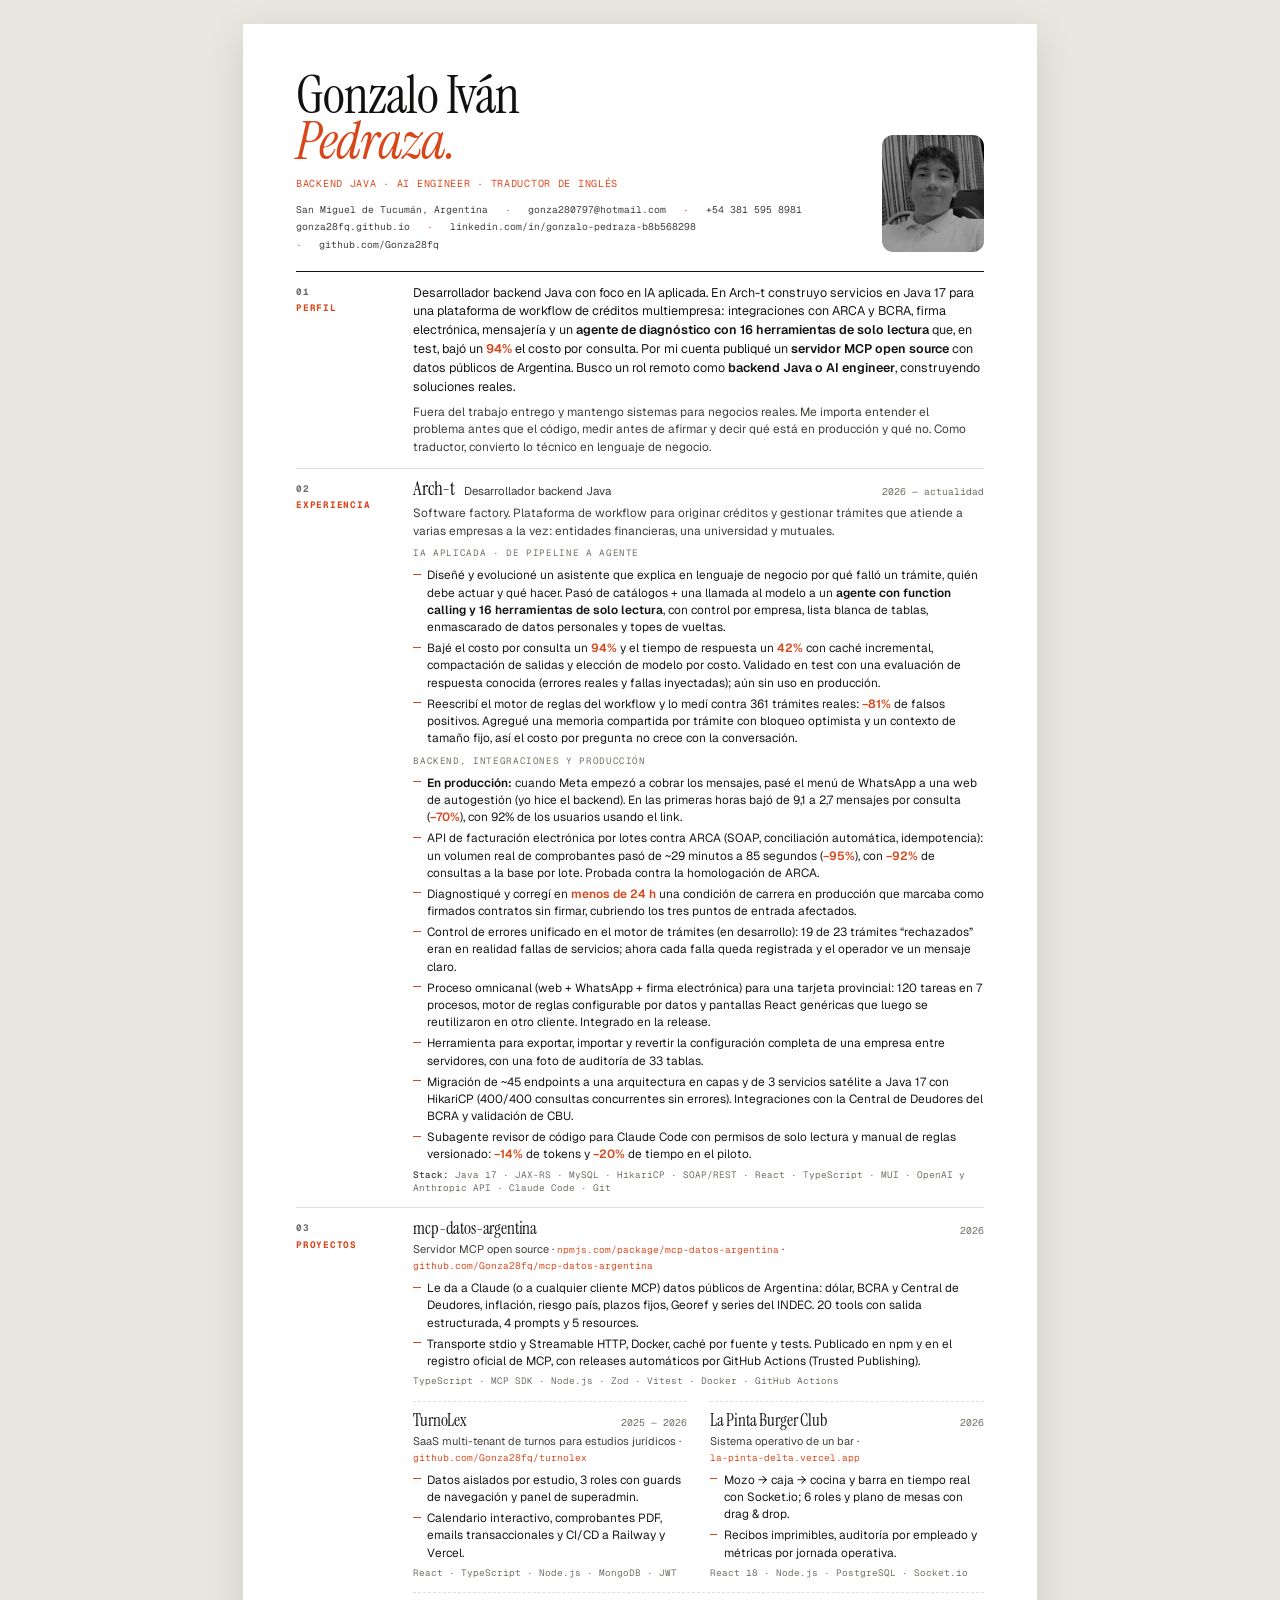
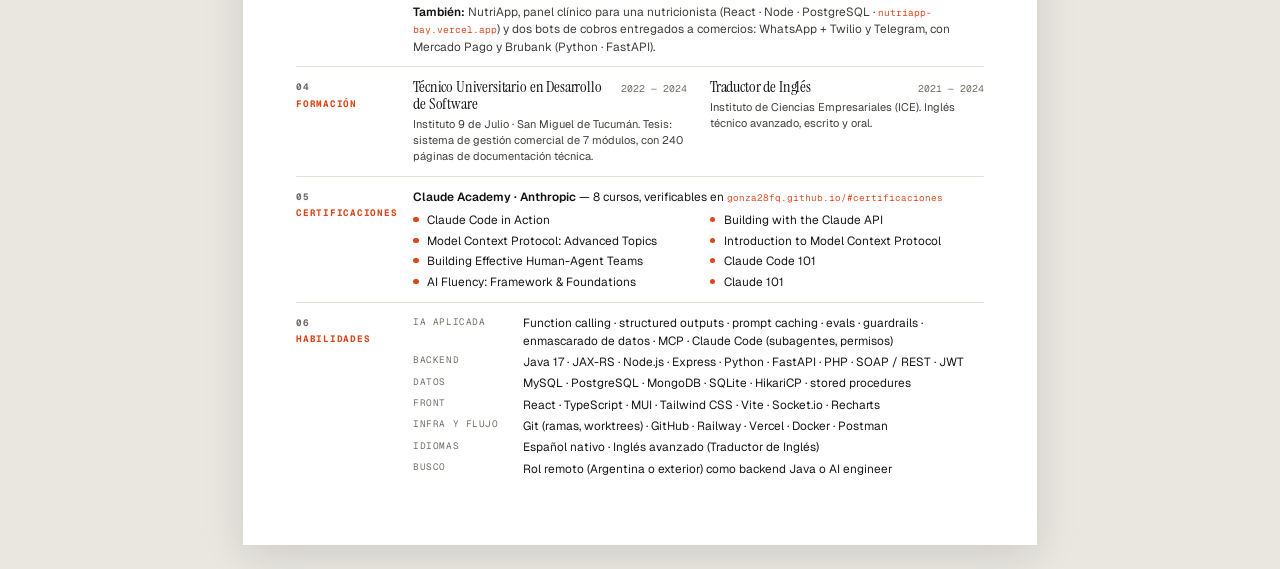
<file: cv/cv-es.html>
<!DOCTYPE html>
<html lang="es">
<head>
  <meta charset="UTF-8">
  <title>Gonzalo Iván Pedraza — CV</title>
  <meta name="author" content="Gonzalo Iván Pedraza">
  <meta name="description" content="Backend Java · AI Engineer · Traductor de inglés">
  <link href="https://fonts.googleapis.com/css2?family=Geist:wght@300..700&family=Geist+Mono:wght@400;500&family=Instrument+Serif:ital@0;1&display=swap" rel="stylesheet">
  <link rel="stylesheet" href="cv.css">
</head>
<body>
<main class="sheet">

  <header class="head">
    <div>
      <h1 class="head__name">Gonzalo Iván<br><em>Pedraza.</em></h1>
      <p class="head__role">Backend Java · AI Engineer · Traductor de inglés</p>
      <p class="contact">
        <span>San Miguel de Tucumán, Argentina</span>
        <span><a href="mailto:gonza280797@hotmail.com">gonza280797@hotmail.com</a></span>
        <span><a href="tel:+5493815958981">+54 381 595 8981</a></span>
      </p>
      <p class="contact">
        <span><a href="https://gonza28fq.github.io">gonza28fq.github.io</a></span>
        <span><a href="https://www.linkedin.com/in/gonzalo-pedraza-b8b568298">linkedin.com/in/gonzalo-pedraza-b8b568298</a></span>
        <span><a href="https://github.com/Gonza28fq">github.com/Gonza28fq</a></span>
      </p>
    </div>
    <img class="head__photo" src="../assets/img/perfil.jpg" alt="Gonzalo Iván Pedraza">
  </header>

  <section class="sec">
    <h2 class="sec__label"><span>01</span>Perfil</h2>
    <div>
      <p class="lead">Desarrollador backend Java con foco en IA aplicada. En Arch-t construyo servicios en Java 17 para una plataforma de workflow de créditos multiempresa: integraciones con ARCA y BCRA, firma electrónica, mensajería y un <b>agente de diagnóstico con 16 herramientas de solo lectura</b> que, en test, bajó un <span class="metric">94%</span> el costo por consulta. Por mi cuenta publiqué un <b>servidor MCP open source</b> con datos públicos de Argentina. Busco un rol remoto como <b>backend Java o AI engineer</b>, construyendo soluciones reales.</p>
      <p class="lead">Fuera del trabajo entrego y mantengo sistemas para negocios reales. Me importa entender el problema antes que el código, medir antes de afirmar y decir qué está en producción y qué no. Como traductor, convierto lo técnico en lenguaje de negocio.</p>
    </div>
  </section>

  <section class="sec">
    <h2 class="sec__label"><span>02</span>Experiencia</h2>
    <div>
      <article class="entry entry--split">
        <div class="entry__top">
          <h3 class="entry__title">Arch-t <small>Desarrollador backend Java</small></h3>
          <span class="entry__date">2026 — actualidad</span>
        </div>
        <p class="entry__ctx">Software factory. Plataforma de workflow para originar créditos y gestionar trámites que atiende a varias empresas a la vez: entidades financieras, una universidad y mutuales.</p>

        <p class="sub">IA aplicada · de pipeline a agente</p>
        <ul class="bul">
          <li>Diseñé y evolucioné un asistente que explica en lenguaje de negocio por qué falló un trámite, quién debe actuar y qué hacer. Pasó de catálogos + una llamada al modelo a un <b>agente con function calling y 16 herramientas de solo lectura</b>, con control por empresa, lista blanca de tablas, enmascarado de datos personales y topes de vueltas.</li>
          <li>Bajé el costo por consulta un <span class="metric">94%</span> y el tiempo de respuesta un <span class="metric">42%</span> con caché incremental, compactación de salidas y elección de modelo por costo. Validado en test con una evaluación de respuesta conocida (errores reales y fallas inyectadas); aún sin uso en producción.</li>
          <li>Reescribí el motor de reglas del workflow y lo medí contra 361 trámites reales: <span class="metric">−81%</span> de falsos positivos. Agregué una memoria compartida por trámite con bloqueo optimista y un contexto de tamaño fijo, así el costo por pregunta no crece con la conversación.</li>
        </ul>

        <p class="sub">Backend, integraciones y producción</p>
        <ul class="bul">
          <li><b>En producción:</b> cuando Meta empezó a cobrar los mensajes, pasé el menú de WhatsApp a una web de autogestión (yo hice el backend). En las primeras horas bajó de 9,1 a 2,7 mensajes por consulta (<span class="metric">−70%</span>), con 92% de los usuarios usando el link.</li>
          <li>API de facturación electrónica por lotes contra ARCA (SOAP, conciliación automática, idempotencia): un volumen real de comprobantes pasó de ~29 minutos a 85 segundos (<span class="metric">−95%</span>), con <span class="metric">−92%</span> de consultas a la base por lote. Probada contra la homologación de ARCA.</li>
          <li>Diagnostiqué y corregí en <span class="metric">menos de 24 h</span> una condición de carrera en producción que marcaba como firmados contratos sin firmar, cubriendo los tres puntos de entrada afectados.</li>
          <li>Control de errores unificado en el motor de trámites (en desarrollo): 19 de 23 trámites “rechazados” eran en realidad fallas de servicios; ahora cada falla queda registrada y el operador ve un mensaje claro.</li>
          <li>Proceso omnicanal (web + WhatsApp + firma electrónica) para una tarjeta provincial: 120 tareas en 7 procesos, motor de reglas configurable por datos y pantallas React genéricas que luego se reutilizaron en otro cliente. Integrado en la release.</li>
          <li>Herramienta para exportar, importar y revertir la configuración completa de una empresa entre servidores, con una foto de auditoría de 33 tablas.</li>
          <li>Migración de ~45 endpoints a una arquitectura en capas y de 3 servicios satélite a Java 17 con HikariCP (400/400 consultas concurrentes sin errores). Integraciones con la Central de Deudores del BCRA y validación de CBU.</li>
          <li>Subagente revisor de código para Claude Code con permisos de solo lectura y manual de reglas versionado: <span class="metric">−14%</span> de tokens y <span class="metric">−20%</span> de tiempo en el piloto.</li>
        </ul>
        <p class="stack"><b>Stack:</b> Java 17 · JAX-RS · MySQL · HikariCP · SOAP/REST · React · TypeScript · MUI · OpenAI y Anthropic API · Claude Code · Git</p>
      </article>
    </div>
  </section>

  <section class="sec">
    <h2 class="sec__label"><span>03</span>Proyectos</h2>
    <div class="grid2">
      <article class="card card--full">
        <div class="entry__top"><h3 class="entry__title">mcp-datos-argentina</h3><span class="entry__date">2026</span></div>
        <p class="entry__meta">Servidor MCP open source · <a href="https://www.npmjs.com/package/mcp-datos-argentina">npmjs.com/package/mcp-datos-argentina</a> · <a href="https://github.com/Gonza28fq/mcp-datos-argentina">github.com/Gonza28fq/mcp-datos-argentina</a></p>
        <ul class="bul">
          <li>Le da a Claude (o a cualquier cliente MCP) datos públicos de Argentina: dólar, BCRA y Central de Deudores, inflación, riesgo país, plazos fijos, Georef y series del INDEC. 20 tools con salida estructurada, 4 prompts y 5 resources.</li>
          <li>Transporte stdio y Streamable HTTP, Docker, caché por fuente y tests. Publicado en npm y en el registro oficial de MCP, con releases automáticos por GitHub Actions (Trusted Publishing).</li>
        </ul>
        <p class="stack">TypeScript · MCP SDK · Node.js · Zod · Vitest · Docker · GitHub Actions</p>
      </article>
      <article class="card">
        <div class="entry__top"><h3 class="entry__title">TurnoLex</h3><span class="entry__date">2025 — 2026</span></div>
        <p class="entry__meta">SaaS multi-tenant de turnos para estudios jurídicos · <a href="https://github.com/Gonza28fq/turnolex">github.com/Gonza28fq/turnolex</a></p>
        <ul class="bul">
          <li>Datos aislados por estudio, 3 roles con guards de navegación y panel de superadmin.</li>
          <li>Calendario interactivo, comprobantes PDF, emails transaccionales y CI/CD a Railway y Vercel.</li>
        </ul>
        <p class="stack">React · TypeScript · Node.js · MongoDB · JWT</p>
      </article>
      <article class="card">
        <div class="entry__top"><h3 class="entry__title">La Pinta Burger Club</h3><span class="entry__date">2026</span></div>
        <p class="entry__meta">Sistema operativo de un bar · <a href="https://la-pinta-delta.vercel.app">la-pinta-delta.vercel.app</a></p>
        <ul class="bul">
          <li>Mozo → caja → cocina y barra en tiempo real con Socket.io; 6 roles y plano de mesas con drag &amp; drop.</li>
          <li>Recibos imprimibles, auditoría por empleado y métricas por jornada operativa.</li>
        </ul>
        <p class="stack">React 18 · Node.js · PostgreSQL · Socket.io</p>
      </article>
      <p class="card card--full more"><b>También:</b> NutriApp, panel clínico para una nutricionista (React · Node · PostgreSQL · <a href="https://nutriapp-bay.vercel.app">nutriapp-bay.vercel.app</a>) y dos bots de cobros entregados a comercios: WhatsApp + Twilio y Telegram, con Mercado Pago y Brubank (Python · FastAPI).</p>
    </div>
  </section>

  <section class="sec">
    <h2 class="sec__label"><span>04</span>Formación</h2>
    <div class="grid2">
      <article class="entry">
        <div class="entry__top"><h3 class="entry__title" style="font-size:12pt">Técnico Universitario en Desarrollo de Software</h3><span class="entry__date">2022 — 2024</span></div>
        <p class="entry__meta">Instituto 9 de Julio · San Miguel de Tucumán. Tesis: sistema de gestión comercial de 7 módulos, con 240 páginas de documentación técnica.</p>
      </article>
      <article class="entry">
        <div class="entry__top"><h3 class="entry__title" style="font-size:12pt">Traductor de Inglés</h3><span class="entry__date">2021 — 2024</span></div>
        <p class="entry__meta">Instituto de Ciencias Empresariales (ICE). Inglés técnico avanzado, escrito y oral.</p>
      </article>
    </div>
  </section>

  <section class="sec">
    <h2 class="sec__label"><span>05</span>Certificaciones</h2>
    <div>
      <p><b>Claude Academy · Anthropic</b> — 8 cursos, verificables en <span class="verify">gonza28fq.github.io/#certificaciones</span></p>
      <ul class="certs">
        <li>Claude Code in Action</li>
        <li>Building with the Claude API</li>
        <li>Model Context Protocol: Advanced Topics</li>
        <li>Introduction to Model Context Protocol</li>
        <li>Building Effective Human-Agent Teams</li>
        <li>Claude Code 101</li>
        <li>AI Fluency: Framework &amp; Foundations</li>
        <li>Claude 101</li>
      </ul>
    </div>
  </section>

  <section class="sec">
    <h2 class="sec__label"><span>06</span>Habilidades</h2>
    <dl class="kv">
      <dt>IA aplicada</dt><dd>Function calling · structured outputs · prompt caching · evals · guardrails · enmascarado de datos · MCP · Claude Code (subagentes, permisos)</dd>
      <dt>Backend</dt><dd>Java 17 · JAX-RS · Node.js · Express · Python · FastAPI · PHP · SOAP / REST · JWT</dd>
      <dt>Datos</dt><dd>MySQL · PostgreSQL · MongoDB · SQLite · HikariCP · stored procedures</dd>
      <dt>Front</dt><dd>React · TypeScript · MUI · Tailwind CSS · Vite · Socket.io · Recharts</dd>
      <dt>Infra y flujo</dt><dd>Git (ramas, worktrees) · GitHub · Railway · Vercel · Docker · Postman</dd>
      <dt>Idiomas</dt><dd>Español nativo · Inglés avanzado (Traductor de Inglés)</dd>
      <dt>Busco</dt><dd>Rol remoto (Argentina o exterior) como backend Java o AI engineer</dd>
    </dl>
  </section>


</main>
</body>
</html>
</file>
<file: assets/css/main.css>
/* ════════════════════════════════════════════════════════════
   Gonzalo Pedraza — portfolio
   Concepto: "sistema en ejecución". Tinta, papel y una señal.
   ════════════════════════════════════════════════════════════ */

:root {
  --ink: #0b0b0a;
  --ink-2: #121210;
  --ink-3: #191916;
  --paper: #eeece4;
  --paper-2: #c9c6bb;
  --mute: #8d8a80;
  --mute-2: #5f5d56;
  --line: rgba(238, 236, 228, 0.09);
  --line-2: rgba(238, 236, 228, 0.17);
  --signal: #ff5b23;
  --signal-2: #ff8a5c;
  --signal-soft: rgba(255, 91, 35, 0.12);
  --ok: #8fd6b4;
  --warn: #f2c14e;
  --bad: #ff6b6b;

  --serif: 'Instrument Serif', 'Times New Roman', serif;
  --sans: 'Geist', ui-sans-serif, system-ui, -apple-system, 'Segoe UI', sans-serif;
  --mono: 'Geist Mono', ui-monospace, 'SFMono-Regular', Consolas, monospace;

  --pad: clamp(1.25rem, 4vw, 3.5rem);
  --max: 1320px;
  --radius: 14px;
  --ease: cubic-bezier(0.2, 0.7, 0.1, 1);
  --ease-out: cubic-bezier(0.16, 1, 0.3, 1);
}

*, *::before, *::after { box-sizing: border-box; margin: 0; padding: 0; }
html { scroll-behavior: smooth; -webkit-text-size-adjust: 100%; scroll-padding-top: 80px; }
body {
  background: var(--ink);
  color: var(--paper);
  font-family: var(--sans);
  font-size: 16px;
  line-height: 1.6;
  font-weight: 350;
  -webkit-font-smoothing: antialiased;
  text-rendering: optimizeLegibility;
  overflow-x: hidden;
}
/* grano sutil */
body::after {
  content: ''; position: fixed; inset: 0; pointer-events: none; z-index: 100; opacity: 0.05;
  background-image: url("data:image/svg+xml,%3Csvg xmlns='http://www.w3.org/2000/svg' width='160' height='160'%3E%3Cfilter id='n'%3E%3CfeTurbulence type='fractalNoise' baseFrequency='.9' numOctaves='2' stitchTiles='stitch'/%3E%3C/filter%3E%3Crect width='100%25' height='100%25' filter='url(%23n)'/%3E%3C/svg%3E");
}
img { display: block; max-width: 100%; }
a { color: inherit; text-decoration: none; }
button { font: inherit; color: inherit; background: none; border: 0; cursor: pointer; }
em { font-style: italic; }
::selection { background: var(--signal); color: var(--ink); }
:focus-visible { outline: 2px solid var(--signal); outline-offset: 3px; border-radius: 4px; }

.skip { position: absolute; left: -999px; top: 0; z-index: 200; background: var(--signal); color: var(--ink); padding: .6rem 1rem; }
.skip:focus { left: 1rem; top: 1rem; }

#field { position: fixed; inset: 0; width: 100vw; height: 100vh; z-index: -1; }

.progress { position: fixed; top: 0; left: 0; right: 0; height: 2px; z-index: 60; }
.progress span { display: block; height: 100%; width: 100%; background: var(--signal); transform-origin: 0 50%; transform: scaleX(0); }

/* ─── Tipografía base ─── */
.eyebrow, .index, .mono {
  font-family: var(--mono); font-size: .75rem; letter-spacing: .08em; text-transform: uppercase; color: var(--mute);
}
.title {
  font-family: var(--serif); font-weight: 400; letter-spacing: -0.02em;
  font-size: clamp(2.6rem, 6.4vw, 5.6rem); line-height: .95;
}
.title em, .hero__name em, .contact__title em { color: var(--signal); }
.lead { color: var(--paper-2); font-size: clamp(1.02rem, 1.3vw, 1.18rem); max-width: 62ch; line-height: 1.65; }

/* ─── Botones ─── */
.btn {
  display: inline-flex; align-items: center; gap: .6rem; height: 48px; padding: 0 1.3rem;
  border-radius: 999px; font-size: .95rem; font-weight: 500; letter-spacing: -0.005em;
  transition: transform .4s var(--ease-out), background .3s, color .3s, border-color .3s;
  will-change: transform;
}
.btn svg { width: 16px; height: 16px; fill: none; stroke: currentColor; stroke-width: 1.6; stroke-linecap: round; stroke-linejoin: round; transition: transform .4s var(--ease-out); }
.btn--signal { background: var(--signal); color: var(--ink); }
.btn--signal:hover { background: var(--paper); }
.btn--signal:hover svg { transform: translateY(2px); }
.btn--ghost { border: 1px solid var(--line-2); color: var(--paper); }
.btn--ghost:hover { border-color: var(--paper); }
.link-arrow { white-space: nowrap; font-family: var(--mono); font-size: .8rem; color: var(--paper-2); border-bottom: 1px solid var(--line-2); padding-bottom: 2px; transition: color .3s, border-color .3s; }
.link-arrow:hover { color: var(--signal); border-color: var(--signal); }

/* ════════ NAV ════════ */
.nav {
  position: fixed; top: 0; left: 0; right: 0; z-index: 50;
  display: flex; align-items: center; justify-content: space-between; gap: 1rem;
  padding: .9rem var(--pad);
  transition: background .4s, border-color .4s, transform .5s var(--ease-out);
  border-bottom: 1px solid transparent;
}
.nav.is-scrolled { background: rgba(11, 11, 10, .72); backdrop-filter: blur(14px) saturate(140%); -webkit-backdrop-filter: blur(14px) saturate(140%); border-color: var(--line); }
.nav.is-hidden { transform: translateY(-100%); }
.nav__brand { display: flex; align-items: center; gap: .7rem; }
.mono-mark {
  display: grid; place-items: center; width: 34px; height: 34px; border-radius: 9px;
  background: var(--paper); color: var(--ink); font-family: var(--serif); font-size: 1.15rem; letter-spacing: -0.04em;
}
.nav__url { font-family: var(--mono); font-size: .78rem; color: var(--paper); }
.nav__url span { color: var(--mute-2); }
.nav__links { display: flex; gap: .3rem; }
.nav__links a {
  display: flex; align-items: baseline; gap: .4rem; padding: .45rem .75rem; border-radius: 999px;
  font-size: .86rem; color: var(--paper-2); transition: color .25s, background .25s;
}
.nav__links a span { font-family: var(--mono); font-size: .66rem; color: var(--mute-2); transition: color .25s; }
.nav__links a b { font-weight: 450; }
.nav__links a:hover, .nav__links a.is-active { color: var(--paper); background: rgba(238, 236, 228, .06); }
.nav__links a.is-active span { color: var(--signal); }
.nav__tools { display: flex; align-items: center; gap: .5rem; }
.lang {
  position: relative; display: flex; border: 1px solid var(--line-2); border-radius: 999px; padding: 3px;
  font-family: var(--mono); font-size: .7rem;
}
.lang span { position: relative; z-index: 1; padding: .3rem .55rem; border-radius: 999px; color: var(--mute); transition: color .3s; }
.lang span.is-on { color: var(--ink); }
.lang::before {
  content: ''; position: absolute; top: 3px; bottom: 3px; left: 3px; width: calc(50% - 3px); border-radius: 999px;
  background: var(--paper); transition: transform .45s var(--ease-out);
}
html[lang='en'] .lang::before { transform: translateX(100%); }
.cmdk {
  display: flex; align-items: center; gap: .25rem; height: 32px; padding: 0 .7rem; border: 1px solid var(--line-2); border-radius: 999px;
  color: var(--mute); font-size: .8rem; transition: border-color .3s, color .3s;
}
.cmdk:hover { border-color: var(--paper); color: var(--paper); }
.cmdk kbd { font-family: var(--mono); font-size: .64rem; padding: .1rem .3rem; border: 1px solid var(--line-2); border-radius: 4px; }
.cmdk__label { margin-left: .3rem; }

/* ════════ HERO ════════ */
.hero {
  position: relative; min-height: 100svh; max-width: var(--max); margin: 0 auto;
  display: grid; grid-template-columns: minmax(0, 1.15fr) minmax(0, .85fr); gap: clamp(2rem, 5vw, 5rem); align-items: center;
  padding: 6.5rem var(--pad) 4.5rem;
}
.status {
  display: inline-flex; align-items: center; gap: .55rem; margin-bottom: 1.6rem;
  font-family: var(--mono); font-size: .74rem; color: var(--paper-2);
  padding: .4rem .8rem .4rem .65rem; border: 1px solid var(--line-2); border-radius: 999px;
}
.status i { width: 7px; height: 7px; border-radius: 50%; background: var(--ok); box-shadow: 0 0 0 0 rgba(143, 214, 180, .6); animation: ping 2.4s infinite; }
@keyframes ping { 0% { box-shadow: 0 0 0 0 rgba(143, 214, 180, .55); } 70%, 100% { box-shadow: 0 0 0 9px rgba(143, 214, 180, 0); } }
.hero .eyebrow { margin-bottom: 1rem; color: var(--signal); }
.hero__name {
  font-family: var(--serif); font-weight: 400; letter-spacing: -0.035em; line-height: .86;
  font-size: clamp(4rem, 10vw, 9.2rem); margin-bottom: 1.6rem;
}
.hero__name .line { display: block; overflow: hidden; padding-bottom: .06em; }
.hero__name .line > span { display: inline-block; transform: translateY(105%); transition: transform 1.2s var(--ease-out); }
.hero__name .line:nth-child(2) > span { transition-delay: .09s; padding-left: .55em; }
.is-ready .hero__name .line > span { transform: none; }
.hero__name .dot { font-style: normal; color: var(--signal); }
.hero__lede { max-width: 46ch; font-size: clamp(1.05rem, 1.35vw, 1.22rem); color: var(--paper-2); line-height: 1.6; }
.hero__lede em { font-style: normal; color: var(--paper); background: linear-gradient(transparent 62%, var(--signal-soft) 62%); }
.hero__cta { display: flex; flex-wrap: wrap; align-items: center; gap: .75rem; margin-top: 1.8rem; }
.socials { display: flex; gap: .25rem; margin-left: .5rem; }
.socials a { display: grid; place-items: center; width: 42px; height: 42px; border-radius: 50%; color: var(--mute); transition: color .3s, background .3s; }
.socials a:hover { color: var(--paper); background: rgba(238, 236, 228, .07); }
.socials svg { width: 19px; height: 19px; fill: currentColor; }

.fade-up { opacity: 0; transform: translateY(18px); transition: opacity 1s var(--ease-out), transform 1s var(--ease-out); }
.is-ready .fade-up { opacity: 1; transform: none; }

.hero__scroll {
  position: absolute; left: var(--pad); bottom: 2rem; display: flex; align-items: center; gap: .7rem;
  font-family: var(--mono); font-size: .7rem; letter-spacing: .1em; text-transform: uppercase; color: var(--mute-2);
}
.hero__scroll i { position: relative; width: 56px; height: 1px; background: var(--line-2); overflow: hidden; }
.hero__scroll i::after { content: ''; position: absolute; inset: 0; background: var(--signal); animation: scan 2.2s var(--ease) infinite; }
@keyframes scan { 0% { transform: translateX(-100%); } 60%, 100% { transform: translateX(100%); } }

/* ─── Consola ─── */
.console {
  position: relative; border: 1px solid var(--line-2); border-radius: var(--radius);
  background: linear-gradient(180deg, rgba(25, 25, 22, .86), rgba(14, 14, 12, .92));
  backdrop-filter: blur(8px); -webkit-backdrop-filter: blur(8px);
  box-shadow: 0 40px 120px -30px rgba(0, 0, 0, .8), 0 0 0 1px rgba(0, 0, 0, .4) inset;
  font-family: var(--mono); font-size: .76rem; line-height: 1.55;
  display: flex; flex-direction: column;
}
.console::before { /* brillo del borde */
  content: ''; position: absolute; inset: -1px; border-radius: inherit; padding: 1px; pointer-events: none;
  background: linear-gradient(140deg, rgba(255, 91, 35, .55), transparent 30%, transparent 70%, rgba(238, 236, 228, .18));
  -webkit-mask: linear-gradient(#000 0 0) content-box, linear-gradient(#000 0 0); -webkit-mask-composite: xor; mask-composite: exclude;
}
.console__bar { display: flex; justify-content: space-between; align-items: center; padding: .8rem 1rem; border-bottom: 1px solid var(--line); color: var(--mute); }
.console__live { display: flex; align-items: center; gap: .45rem; font-size: .68rem; text-transform: uppercase; letter-spacing: .08em; }
.console__live i { width: 6px; height: 6px; border-radius: 50%; background: var(--signal); animation: blink 1.4s steps(2) infinite; }
@keyframes blink { 50% { opacity: .2; } }
.console__body { height: 360px; overflow: hidden; padding: 1rem 1rem .6rem; display: flex; flex-direction: column; gap: .25rem; mask-image: linear-gradient(transparent, #000 12%); -webkit-mask-image: linear-gradient(transparent, #000 12%); justify-content: flex-end; }
.c-line { opacity: 0; transform: translateY(6px); animation: cin .45s var(--ease-out) forwards; white-space: nowrap; overflow: hidden; text-overflow: ellipsis; }
@keyframes cin { to { opacity: 1; transform: none; } }
.c-q { color: var(--paper); white-space: normal; padding: .5rem .7rem; margin-bottom: .35rem; border-left: 2px solid var(--signal); background: rgba(255, 91, 35, .06); border-radius: 0 6px 6px 0; }
.c-q::before { content: '› '; color: var(--signal); }
.c-turn { color: var(--mute-2); margin-top: .3rem; }
.c-tool { display: flex; gap: .6rem; color: var(--paper-2); }
.c-tool .st { width: 1ch; color: var(--warn); }
.c-tool.done .st { color: var(--ok); }
.c-tool .nm { flex: 1; overflow: hidden; text-overflow: ellipsis; }
.c-tool .ms, .c-tool .sz { color: var(--mute-2); min-width: 6ch; text-align: right; }
.c-ans { white-space: normal; margin-top: .55rem; padding: .75rem .8rem; border: 1px solid var(--line-2); border-radius: 8px; background: rgba(238, 236, 228, .03); color: var(--paper); font-family: var(--sans); font-size: .84rem; line-height: 1.5; }
.c-ans header { display: flex; gap: .5rem; margin-bottom: .45rem; font-family: var(--mono); font-size: .66rem; letter-spacing: .06em; text-transform: uppercase; }
.c-ans header span { padding: .12rem .45rem; border-radius: 4px; border: 1px solid var(--line-2); color: var(--paper-2); }
.c-ans header .sev-ALTA, .c-ans header .sev-HIGH { color: var(--bad); border-color: rgba(255, 107, 107, .4); }
.c-ans header .sev-MEDIA, .c-ans header .sev-MEDIUM { color: var(--warn); border-color: rgba(242, 193, 78, .4); }
.c-ans header .sev-BAJA, .c-ans header .sev-LOW { color: var(--ok); border-color: rgba(143, 214, 180, .4); }
.caret::after { content: '▍'; color: var(--signal); animation: blink 1s steps(2) infinite; margin-left: 1px; }
.console__meta { display: flex; align-items: center; gap: 1.1rem; padding: .75rem 1rem; border-top: 1px solid var(--line); color: var(--mute); }
.console__meta b { color: var(--paper); font-weight: 500; font-variant-numeric: tabular-nums; }
.console__meta small { font-size: .68rem; margin-left: .15rem; }
.console__next { margin-left: auto; font-size: .7rem; color: var(--paper-2); padding: .3rem .6rem; border: 1px solid var(--line-2); border-radius: 999px; transition: border-color .3s, color .3s; }
.console__next:hover { color: var(--signal); border-color: var(--signal); }
.console__note { padding: 0 1rem .9rem; color: var(--mute-2); font-size: .66rem; line-height: 1.5; }

/* ════════ SECCIONES ════════ */
.section { position: relative; max-width: var(--max); margin: 0 auto; padding: clamp(6rem, 12vw, 10rem) var(--pad) 0; }
.section__head { display: grid; gap: 1.3rem; margin-bottom: clamp(3rem, 6vw, 5rem); }
.section__head .index { color: var(--signal); }
.subhead { font-family: var(--mono); font-size: .75rem; font-weight: 400; letter-spacing: .08em; text-transform: uppercase; color: var(--mute); margin: 4.5rem 0 1.2rem; padding-bottom: .9rem; border-bottom: 1px solid var(--line); }

.reveal { opacity: 0; transform: translateY(28px); transition: opacity 1.1s var(--ease-out), transform 1.1s var(--ease-out); }
.reveal.is-in { opacity: 1; transform: none; }

/* ════════ 01 CASO — scrollytelling ════════ */
.story { display: grid; grid-template-columns: minmax(0, .9fr) minmax(0, 1.1fr); gap: clamp(2rem, 5vw, 5rem); }
.story__steps { display: flex; flex-direction: column; }
.step {
  min-height: 78vh; display: flex; flex-direction: column; justify-content: center; gap: 1.1rem;
  opacity: .28; transition: opacity .6s var(--ease);
}
.step.is-active { opacity: 1; }
.step__when { display: flex; align-items: center; gap: .8rem; font-family: var(--mono); font-size: .74rem; color: var(--mute); text-transform: uppercase; letter-spacing: .08em; }
.step__when b { display: grid; place-items: center; width: 28px; height: 28px; border-radius: 50%; border: 1px solid var(--line-2); color: var(--paper); font-weight: 400; transition: background .4s, color .4s, border-color .4s; }
.step.is-active .step__when b { background: var(--signal); border-color: var(--signal); color: var(--ink); }
.step h3 { font-family: var(--serif); font-weight: 400; font-size: clamp(2rem, 3.4vw, 3rem); line-height: 1; letter-spacing: -0.02em; }
.step p { color: var(--paper-2); line-height: 1.7; }
.chips { display: flex; flex-wrap: wrap; gap: .4rem; }
.chip { font-family: var(--mono); font-size: .7rem; padding: .3rem .6rem; border-radius: 999px; border: 1px solid var(--line-2); color: var(--paper-2); }
.step__metric { display: flex; align-items: baseline; gap: .8rem; margin-top: .4rem; padding-top: 1.1rem; border-top: 1px solid var(--line); }
.step__metric b { font-family: var(--serif); font-weight: 400; font-size: 3.4rem; line-height: 1; color: var(--signal); letter-spacing: -0.03em; }
.step__metric span { color: var(--mute); font-size: .9rem; }

.story__stage { position: sticky; top: 12vh; height: 76vh; align-self: start; }
.diagram {
  position: relative; width: 100%; height: 100%;
  border: 1px solid var(--line); border-radius: 22px; overflow: hidden;
  background:
    radial-gradient(circle at 50% 50%, rgba(255, 91, 35, .07), transparent 60%),
    linear-gradient(var(--line) 1px, transparent 1px) 0 0 / 40px 40px,
    linear-gradient(90deg, var(--line) 1px, transparent 1px) 0 0 / 40px 40px,
    rgba(14, 14, 12, .7);
}
.diagram__edges { position: absolute; inset: 0; width: 100%; height: 100%; overflow: visible; }
.diagram__edges path { fill: none; stroke: var(--line-2); stroke-width: 1.2; }
.diagram__edges path.flow { stroke: var(--signal); stroke-width: 1.4; stroke-dasharray: 3 9; animation: flow 1.1s linear infinite; opacity: .85; }
@keyframes flow { to { stroke-dashoffset: -24; } }
.diagram__edges circle { fill: var(--signal); }
.diagram__nodes { position: absolute; inset: 0; }
.node {
  position: absolute; left: 0; top: 0; translate: -50% -50%;
  padding: .5rem .8rem; border-radius: 9px; white-space: nowrap;
  font-family: var(--mono); font-size: .72rem; color: var(--paper);
  background: var(--ink-3); border: 1px solid var(--line-2);
  transition: left 1.1s var(--ease-out), top 1.1s var(--ease-out), opacity .6s, scale .6s var(--ease-out), background .5s, border-color .5s, color .5s;
  opacity: 0; scale: .7;
}
.node.is-on { opacity: 1; scale: 1; }
.node--io { border-style: dashed; color: var(--paper-2); }
.node--muted { color: var(--mute); }
.node--tool { background: linear-gradient(rgba(143, 214, 180, .07), rgba(143, 214, 180, .07)), var(--ink-3); border-color: rgba(143, 214, 180, .35); color: var(--ok); }
.node--core { padding: .8rem 1.15rem; font-size: .82rem; background: var(--signal); border-color: var(--signal); color: var(--ink); font-weight: 500; box-shadow: 0 0 0 6px rgba(255, 91, 35, .12), 0 0 60px rgba(255, 91, 35, .35); }
.node--core.pulse { animation: core 2.2s var(--ease) infinite; }
@keyframes core { 50% { box-shadow: 0 0 0 14px rgba(255, 91, 35, 0), 0 0 90px rgba(255, 91, 35, .5); } }
.diagram__ring {
  position: absolute; left: 50%; top: 50%; width: min(44%, 44vh); aspect-ratio: 1; translate: -50% -50%;
  border: 1px dashed rgba(255, 91, 35, .3); border-radius: 50%;
  opacity: 0; scale: .6; transition: opacity .8s, scale 1.1s var(--ease-out);
  pointer-events: none;
}
.diagram__ring span { position: absolute; inset: 0; }
.diagram__ring.is-on { opacity: 1; scale: 1; }
.diagram__ring svg { width: 100%; height: 100%; animation: spin 60s linear infinite; overflow: visible; }
.diagram__ring text { font-family: var(--mono); font-size: 3.1px; letter-spacing: .25px; fill: rgba(255, 138, 92, .75); text-transform: uppercase; }
@keyframes spin { to { rotate: 360deg; } }
.story__dots { position: absolute; right: 1rem; top: 1rem; display: flex; gap: .35rem; list-style: none; }
.story__dots li { width: 22px; height: 3px; border-radius: 2px; background: var(--line-2); transition: background .4s, width .4s var(--ease-out); }
.story__dots li.is-on { background: var(--signal); width: 34px; }

.metrics { display: grid; grid-template-columns: repeat(4, 1fr); margin-top: clamp(4rem, 8vw, 7rem); border-top: 1px solid var(--line); }
.metric { padding: 2rem 1.5rem 0 0; border-right: 1px solid var(--line); }
.metric + .metric { padding-left: 1.5rem; }
.metric:last-child { border-right: 0; }
.metric b, .metric > span { font-family: var(--serif); font-weight: 400; font-size: clamp(3.4rem, 6vw, 5.6rem); line-height: 1; letter-spacing: -0.04em; font-variant-numeric: tabular-nums; }
.metric > span { color: var(--signal); }
.metric p { margin-top: .7rem; color: var(--mute); font-size: .9rem; max-width: 22ch; }
.honest { display: flex; gap: .6rem; margin-top: 2.5rem; max-width: 70ch; color: var(--mute); font-size: .86rem; }
.honest > span:first-child { color: var(--signal); font-family: var(--mono); }

/* ════════ 02 EXPERIENCIA ════════ */
.company {
  display: grid; grid-template-columns: auto 1fr auto; gap: 2.5rem; align-items: center;
  padding: 1.8rem 0; border-top: 1px solid var(--line); border-bottom: 1px solid var(--line); margin-bottom: 2rem;
}
.company h3 { font-family: var(--serif); font-weight: 400; font-size: 2.6rem; line-height: 1; }
.company__id p { margin-top: .4rem; font-family: var(--mono); font-size: .74rem; color: var(--mute); }
.company__ctx { color: var(--paper-2); font-size: .95rem; max-width: 70ch; }

.work__grid { display: grid; grid-template-columns: repeat(3, 1fr); gap: 1rem; grid-auto-flow: dense; }
.card {
  position: relative; display: flex; flex-direction: column; gap: 1rem; min-height: 300px;
  padding: 1.6rem; border-radius: var(--radius); border: 1px solid var(--line);
  background: linear-gradient(180deg, rgba(25, 25, 22, .7), rgba(16, 16, 14, .7));
  overflow: hidden; isolation: isolate;
  transition: border-color .4s, transform .6s var(--ease-out);
}
.card::before { /* foco que sigue al mouse */
  content: ''; position: absolute; inset: 0; z-index: -1; opacity: 0; transition: opacity .4s;
  background: radial-gradient(420px circle at var(--mx, 50%) var(--my, 50%), rgba(255, 91, 35, .1), transparent 60%);
}
.card:hover { border-color: var(--line-2); }
.card:hover::before { opacity: 1; }
.card--wide { grid-column: span 2; }
.card--tall { grid-row: span 2; }
.card__area { font-family: var(--mono); font-size: .7rem; letter-spacing: .08em; text-transform: uppercase; color: var(--signal); }
.card__area { display: flex; flex-wrap: wrap; align-items: center; gap: .35rem .6rem; }
.card__status { display: inline-flex; align-items: center; gap: .4em; padding: .15em .6em; border: 1px solid var(--line-2); border-radius: 999px; font-size: .62rem; letter-spacing: .04em; text-transform: none; color: var(--mute); }
.card__status::before { content: ""; width: .5em; height: .5em; border-radius: 50%; background: currentColor; }
.card__status--prod { color: #7bbf5a; border-color: rgba(123, 191, 90, .35); }
.card__status--test { color: #d9b44a; border-color: rgba(217, 180, 74, .35); }
.card__status--wip, .card__status--pilot { color: var(--mute); }
.work__note { margin: 0 0 1rem; font-size: .85rem; color: var(--mute); }
.card h4 { font-size: 1.22rem; font-weight: 500; line-height: 1.3; letter-spacing: -0.01em; max-width: 30ch; }
.card__metric { margin-top: auto; display: flex; align-items: baseline; gap: .7rem; flex-wrap: wrap; }
.card__metric b { font-family: var(--serif); font-weight: 400; font-size: clamp(3rem, 4.6vw, 4.2rem); line-height: .9; letter-spacing: -0.04em; }
.card__metric span { color: var(--mute); font-size: .86rem; }
.card__sum { color: var(--paper-2); font-size: .92rem; line-height: 1.6; }
.card__foot { display: flex; align-items: center; justify-content: space-between; gap: 1rem; padding-top: 1rem; border-top: 1px solid var(--line); }
.card__tags { display: flex; flex-wrap: wrap; gap: .35rem; }
.card__tags span { font-family: var(--mono); font-size: .66rem; color: var(--mute); }
.card__tags span + span::before { content: '/ '; color: var(--mute-2); }
.card__toggle {
  flex-shrink: 0; display: flex; align-items: center; gap: .45rem; font-family: var(--mono); font-size: .7rem; color: var(--paper-2);
  padding: .35rem .7rem; border: 1px solid var(--line-2); border-radius: 999px; transition: color .3s, border-color .3s;
}
.card__toggle i { position: relative; width: 9px; height: 9px; }
.card__toggle i::before, .card__toggle i::after { content: ''; position: absolute; left: 0; right: 0; top: 4px; height: 1px; background: currentColor; transition: rotate .4s var(--ease-out); }
.card__toggle i::after { rotate: 90deg; }
.card.is-open .card__toggle i::after { rotate: 0deg; }
.card__toggle:hover { color: var(--signal); border-color: var(--signal); }
.card__details { display: grid; grid-template-rows: 0fr; transition: grid-template-rows .6s var(--ease-out); }
.card__details > ul { overflow: hidden; list-style: none; display: grid; gap: .55rem; }
.card.is-open .card__details { grid-template-rows: 1fr; }
.card__details li { position: relative; padding-left: 1.1rem; color: var(--paper-2); font-size: .88rem; line-height: 1.55; }
.card__details li::before { content: ''; position: absolute; left: 0; top: .65em; width: 6px; height: 1px; background: var(--signal); }
.card__details li:first-child { margin-top: .2rem; }

/* ════════ 03 PROYECTOS ════════ */
.featured { display: grid; gap: clamp(5rem, 10vw, 8rem); }
.proj { display: grid; grid-template-columns: minmax(0, 1.25fr) minmax(0, .75fr); gap: clamp(2rem, 5vw, 4.5rem); align-items: center; }
.proj__visual { position: relative; min-width: 0; }
.proj:nth-child(even) { grid-template-columns: minmax(0, .75fr) minmax(0, 1.25fr); }
.proj:nth-child(even) .proj__visual { order: 2; }
.proj__media { position: relative; perspective: 1400px; }
.frame {
  position: relative; border-radius: 12px; overflow: hidden; border: 1px solid var(--line-2); background: var(--ink-2);
  box-shadow: 0 50px 100px -40px rgba(0, 0, 0, .9);
  transform: rotateX(var(--rx, 0deg)) rotateY(var(--ry, 0deg)); transition: transform .8s var(--ease-out);
  transform-style: preserve-3d;
}
.frame__bar { display: flex; align-items: center; gap: .8rem; padding: .55rem .8rem; border-bottom: 1px solid var(--line); background: var(--ink-3); }
.frame__bar i { width: 8px; height: 8px; border-radius: 50%; background: var(--line-2); box-shadow: 13px 0 0 var(--line-2), 26px 0 0 var(--line-2); margin-right: 26px; }
.frame__bar span { flex: 1; text-align: center; font-family: var(--mono); font-size: .68rem; color: var(--mute); padding: .2rem .6rem; border-radius: 6px; background: rgba(238, 236, 228, .04); overflow: hidden; text-overflow: ellipsis; white-space: nowrap; }
.frame img { width: 100%; height: auto; aspect-ratio: 16 / 10; object-fit: cover; object-position: top; transition: transform 1.4s var(--ease-out), opacity .22s; }
.frame img.is-swap { opacity: 0; }
.proj:hover .frame img { transform: scale(1.025); }
.proj__media::after { /* resplandor del acento */
  content: ''; position: absolute; inset: 10% 5% -8%; z-index: -1; filter: blur(60px); opacity: .22;
  background: var(--accent, var(--signal)); border-radius: 50%; transition: opacity .6s;
}
.proj:hover .proj__media::after { opacity: .36; }
.proj__meta { display: flex; justify-content: space-between; gap: 1rem; font-family: var(--mono); font-size: .72rem; color: var(--mute); text-transform: uppercase; letter-spacing: .06em; }
.proj__meta .kind { color: var(--accent, var(--signal)); }
.proj h3 { margin: .9rem 0 1.1rem; font-family: var(--serif); font-weight: 400; font-size: clamp(2.8rem, 5vw, 4.4rem); line-height: .95; letter-spacing: -0.03em; }
.proj h3 b { font-weight: 400; font-style: italic; color: var(--accent, var(--signal)); }
.proj p { color: var(--paper-2); line-height: 1.7; }
.proj .chips { margin: 1.4rem 0 1.6rem; }
.proj__links { display: flex; flex-wrap: wrap; align-items: center; gap: .6rem; }
.proj__links .btn { height: 42px; font-size: .88rem; }
.proj__live { margin-top: 1.2rem; display: flex; align-items: center; gap: .5rem; font-family: var(--mono); font-size: .7rem; color: var(--mute-2); min-height: 1.2em; }
.proj__live i { width: 6px; height: 6px; border-radius: 50%; background: var(--ok); }

/* galería de pantallas */
.shots { display: flex; gap: .6rem; margin-top: 1.1rem; }
.shot {
  position: relative; flex: 1; min-width: 0; padding: 0; overflow: hidden; cursor: pointer;
  border: 1px solid var(--line); border-radius: 8px; background: var(--ink-2); opacity: .5;
  transition: opacity .3s, border-color .3s, transform .4s var(--ease-out);
}
.shot img { display: block; width: 100%; height: auto; aspect-ratio: 16 / 10; object-fit: cover; object-position: top; }
.shot span {
  position: absolute; inset: auto 0 0; padding: 1rem .55rem .4rem; text-align: left;
  font-family: var(--mono); font-size: .6rem; letter-spacing: .06em; text-transform: uppercase; color: var(--paper);
  background: linear-gradient(transparent, rgba(5, 5, 4, .88));
}
.shot:hover { opacity: .85; transform: translateY(-3px); }
.shot.is-on { opacity: 1; border-color: var(--accent, var(--signal)); box-shadow: 0 0 0 1px var(--accent, var(--signal)), 0 14px 30px -18px var(--accent, var(--signal)); }
.shot:focus-visible, .shots__zoom:focus-visible { outline: 2px solid var(--accent, var(--signal)); outline-offset: 2px; }
.shots__zoom {
  flex: 0 0 44px; display: grid; place-items: center; cursor: zoom-in;
  border: 1px solid var(--line); border-radius: 8px; background: var(--ink-2); color: var(--paper-2); transition: border-color .3s, color .3s;
}
.shots__zoom svg { width: 16px; height: 16px; fill: none; stroke: currentColor; stroke-width: 1.5; stroke-linecap: round; stroke-linejoin: round; }
.shots__zoom:hover { border-color: var(--accent, var(--signal)); color: var(--paper); }
.shots__note { margin-top: .6rem; font-family: var(--mono); font-size: .62rem; color: var(--mute-2); }

.others { list-style: none; border-top: 1px solid var(--line); }
.others li { border-bottom: 1px solid var(--line); }
.others .row {
  position: relative; display: grid; grid-template-columns: 4rem minmax(0, 1.1fr) minmax(0, 1.4fr) minmax(0, .9fr) 2rem; gap: 1.5rem; align-items: center;
  padding: 1.35rem 0; transition: padding .5s var(--ease-out), color .3s;
}
.others .yr { font-family: var(--mono); font-size: .74rem; color: var(--mute-2); }
.others .nm { font-size: 1.15rem; font-weight: 450; letter-spacing: -0.01em; }
.others .wt { color: var(--mute); font-size: .9rem; }
.others .sk { font-family: var(--mono); font-size: .7rem; color: var(--mute); }
.others .ar { justify-self: end; color: var(--mute-2); transition: transform .5s var(--ease-out), color .3s; }
.others .row::before { content: ''; position: absolute; left: 0; right: 0; bottom: -1px; height: 1px; background: var(--signal); transform: scaleX(0); transform-origin: 0 50%; transition: transform .6s var(--ease-out); }
.others .row:hover { padding-left: 1rem; }
.others .row:hover::before { transform: scaleX(1); }
.others .row:hover .ar { color: var(--signal); transform: translate(3px, -3px); }
.others .doc { font-family: var(--mono); font-size: .68rem; color: var(--mute); margin: -0.9rem 0 1.1rem calc(4rem + 1.5rem); display: inline-block; border-bottom: 1px solid var(--line-2); }
.others .doc:hover { color: var(--signal); border-color: var(--signal); }

/* ════════ 04 CERTIFICACIONES ════════ */
.academy { display: grid; grid-template-columns: minmax(0, .32fr) minmax(0, 1fr); gap: clamp(2rem, 4vw, 4rem); }
.academy__head { position: sticky; top: 110px; align-self: start; }
.academy__head h3 { font-family: var(--serif); font-weight: 400; font-size: 2rem; line-height: 1.05; margin-bottom: 1rem; }
.academy__head p { color: var(--mute); font-size: .92rem; }
.badges { display: grid; grid-template-columns: repeat(2, 1fr); gap: 1rem; }
.badge {
  position: relative; display: block; border-radius: var(--radius); overflow: hidden; border: 1px solid var(--line);
  background: var(--ink-2); transition: transform .6s var(--ease-out), border-color .4s;
}
.badge:hover { transform: translateY(-4px); border-color: var(--line-2); }
.badge img { width: 100%; height: auto; aspect-ratio: 1200 / 630; object-fit: cover; filter: saturate(.85); transition: filter .5s, transform 1s var(--ease-out); }
.badge:hover img { filter: saturate(1.05); transform: scale(1.03); }
.badge__foot { display: flex; justify-content: space-between; align-items: center; gap: 1rem; padding: .85rem 1rem; border-top: 1px solid var(--line); }
.badge__foot strong { font-weight: 450; font-size: .9rem; }
.badge__foot span { flex-shrink: 0; font-family: var(--mono); font-size: .68rem; color: var(--mute); display: flex; align-items: center; gap: .35rem; transition: color .3s; }
.badge__foot span::before { content: ''; width: 6px; height: 6px; border-radius: 50%; background: var(--ok); }
.badge:hover .badge__foot span { color: var(--paper); }

.degrees__list { display: grid; grid-template-columns: repeat(2, 1fr); gap: 1rem; }
.degree {
  display: flex; align-items: center; gap: 1.8rem; padding: 1.4rem; text-align: left; width: 100%;
  border: 1px solid var(--line); border-radius: var(--radius); transition: border-color .4s, background .4s;
  background: rgba(18, 18, 16, .6);
}
.degree:hover { border-color: var(--line-2); background: rgba(25, 25, 22, .8); }
.degree img {
  flex-shrink: 0; width: 160px; height: 160px; object-fit: contain; border-radius: 12px; background: #fff; padding: 8px;
  transition: transform .6s var(--ease-out); box-shadow: 0 20px 50px -20px rgba(0, 0, 0, .8);
}
.degree:hover img { transform: scale(1.04) rotate(-1deg); }
.degree strong { display: block; font-family: var(--serif); font-weight: 400; font-size: 1.9rem; line-height: 1.05; margin-bottom: .7rem; }
.degree span { font-family: var(--mono); font-size: .72rem; color: var(--mute); display: inline-flex; gap: .4rem; align-items: center; }
.degree span::before { content: ''; width: 6px; height: 6px; border-radius: 50%; background: var(--ok); }

/* ════════ FONDO: aurora ════════ */
.aurora { position: fixed; inset: -10vmax; z-index: -2; pointer-events: none; filter: blur(80px) saturate(120%); opacity: .9; }
.aurora i { position: absolute; border-radius: 50%; mix-blend-mode: screen; will-change: transform; }
.aurora i:nth-child(1) { width: 52vmax; height: 52vmax; left: 52%; top: 0; background: radial-gradient(circle, rgba(255, 91, 35, .22), transparent 65%); animation: drift1 28s ease-in-out infinite alternate; }
.aurora i:nth-child(2) { width: 46vmax; height: 46vmax; left: 4%; top: 38%; background: radial-gradient(circle, rgba(255, 168, 92, .12), transparent 65%); animation: drift2 34s ease-in-out infinite alternate; }
.aurora i:nth-child(3) { width: 40vmax; height: 40vmax; left: 60%; top: 62%; background: radial-gradient(circle, rgba(143, 214, 180, .07), transparent 65%); animation: drift3 40s ease-in-out infinite alternate; }
.aurora i:nth-child(4) { width: 30vmax; height: 30vmax; left: 28%; top: 8%; background: radial-gradient(circle, rgba(255, 91, 35, .1), transparent 65%); animation: drift2 24s ease-in-out infinite alternate-reverse; }
@keyframes drift1 { 0% { transform: translate(0, 0) scale(1); } 50% { transform: translate(-18vmax, 14vmax) scale(1.15); } 100% { transform: translate(-6vmax, 30vmax) scale(.9); } }
@keyframes drift2 { 0% { transform: translate(0, 0) scale(1); } 50% { transform: translate(20vmax, -10vmax) scale(1.2); } 100% { transform: translate(30vmax, 8vmax) scale(.95); } }
@keyframes drift3 { 0% { transform: translate(0, 0) scale(1.1); } 50% { transform: translate(-26vmax, -18vmax) scale(.9); } 100% { transform: translate(-10vmax, -30vmax) scale(1.2); } }

/* ════════ HERO: intenciones ════════ */
.intents { list-style: none; display: grid; gap: 0; margin-top: 1.4rem; max-width: 46ch; }
.intents li { display: flex; align-items: baseline; gap: .9rem; padding: .45rem 0; border-bottom: 1px solid var(--line); }
.intents li span { font-family: var(--mono); font-size: .68rem; color: var(--signal); }
.intents li b { font-weight: 400; color: var(--paper); font-size: 1rem; }

/* ════════ 01 SOBRE MÍ ════════ */
.about__grid { display: grid; grid-template-columns: minmax(0, 1fr) minmax(0, 1fr); gap: clamp(2.5rem, 6vw, 6rem); align-items: start; }
.about__text { position: sticky; top: 110px; }
.about__text p { color: var(--paper-2); font-size: clamp(1.05rem, 1.35vw, 1.2rem); line-height: 1.7; margin-bottom: 1.2rem; }
.about__text p:first-child { color: var(--paper); font-size: clamp(1.2rem, 1.8vw, 1.5rem); line-height: 1.5; }
.about__stats { display: grid; grid-template-columns: repeat(2, 1fr); margin-top: 2.2rem; border-top: 1px solid var(--line); }
.about__stats div { padding: 1.4rem 1rem 1.2rem 0; border-bottom: 1px solid var(--line); }
.about__stats div:nth-child(even) { padding-left: 1.2rem; border-left: 1px solid var(--line); }
.about__stats b { display: block; font-family: var(--serif); font-weight: 400; font-size: 3.4rem; line-height: 1; color: var(--paper); letter-spacing: -0.03em; }
.about__stats span { display: block; margin-top: .4rem; font-size: .84rem; color: var(--mute); max-width: 24ch; }
.principles { list-style: none; display: grid; gap: .8rem; }
.principle {
  position: relative; display: grid; grid-template-columns: 3rem 1fr; gap: .5rem; padding: 1.5rem 1.5rem 1.5rem 1.3rem;
  border: 1px solid var(--line); border-radius: var(--radius); background: rgba(18, 18, 16, .55);
  backdrop-filter: blur(6px); -webkit-backdrop-filter: blur(6px); overflow: hidden;
  transition: border-color .4s, transform .6s var(--ease-out);
}
.principle::before { content: ''; position: absolute; left: 0; top: 0; bottom: 0; width: 2px; background: var(--signal); transform: scaleY(0); transform-origin: 50% 0; transition: transform .7s var(--ease-out); }
.principle:hover { border-color: var(--line-2); transform: translateX(4px); }
.principle:hover::before { transform: scaleY(1); }
.principle__n { font-family: var(--mono); font-size: .72rem; color: var(--signal); padding-top: .35rem; }
.principle h4 { font-family: var(--serif); font-weight: 400; font-size: 1.75rem; line-height: 1.1; margin-bottom: .45rem; }
.principle p { color: var(--paper-2); font-size: .95rem; line-height: 1.65; }

/* ════════ AUTOMATIZACIONES ════════ */
.auto { margin-top: clamp(6rem, 11vw, 9rem); }
.auto__head { display: grid; grid-template-columns: minmax(0, 1fr) minmax(0, 1fr); gap: 2rem; align-items: end; margin-bottom: 2.5rem; }
.auto__title { font-family: var(--serif); font-weight: 400; font-size: clamp(2.2rem, 4.4vw, 3.6rem); line-height: 1; letter-spacing: -0.02em; }
.auto__title em { color: var(--signal); }
.auto__head p { color: var(--paper-2); max-width: 52ch; }
.auto__list { display: grid; grid-template-columns: repeat(2, minmax(0, 1fr)); gap: 1rem; }
.bot {
  display: flex; flex-direction: column; gap: 1.2rem; padding: 1.8rem; border-radius: 18px;
  border: 1px solid var(--line); background: linear-gradient(180deg, rgba(25, 25, 22, .78), rgba(14, 14, 12, .78));
  backdrop-filter: blur(6px); -webkit-backdrop-filter: blur(6px); transition: border-color .4s;
}
.bot:hover { border-color: var(--line-2); }
.bot__head { display: flex; justify-content: space-between; align-items: flex-start; gap: 1rem; }
.bot__status { display: flex; align-items: center; gap: .45rem; font-family: var(--mono); font-size: .68rem; text-transform: uppercase; letter-spacing: .08em; color: var(--ok); margin-bottom: .6rem; }
.bot__status i { width: 6px; height: 6px; border-radius: 50%; background: var(--ok); }
.bot h4 { font-family: var(--serif); font-weight: 400; font-size: clamp(1.7rem, 2.4vw, 2.2rem); line-height: 1.05; }
.bot__pitch { color: var(--paper-2); line-height: 1.65; }
.bot__label { font-family: var(--mono); font-size: .68rem; text-transform: uppercase; letter-spacing: .08em; color: var(--mute); }
.bot__features { list-style: none; display: grid; gap: .55rem; margin-top: -.4rem; }
.bot__features li { position: relative; padding-left: 1.1rem; color: var(--paper-2); font-size: .9rem; line-height: 1.55; }
.bot__features li::before { content: ''; position: absolute; left: 0; top: .65em; width: 6px; height: 1px; background: var(--signal); }
.bot .chips { margin-top: auto; padding-top: .4rem; }

/* flujo animado: un paquete recorre la cadena de integraciones */
.flow { display: flex; align-items: center; padding: 1.1rem; border-radius: 12px; border: 1px dashed var(--line-2); background: rgba(11, 11, 10, .6); overflow-x: auto; scrollbar-width: none; }
.flow::-webkit-scrollbar { display: none; }
.flow__node {
  flex-shrink: 0; padding: .42rem .6rem; border-radius: 8px; border: 1px solid var(--line-2); background: var(--ink-3);
  font-family: var(--mono); font-size: .64rem; color: var(--paper-2); white-space: nowrap;
  animation: flowNode 4s var(--delay, 0s) infinite;
  animation-delay: calc(var(--delay, 0s) + var(--j) * .9s);
}
.flow__node:first-child { border-color: rgba(143, 214, 180, .4); color: var(--ok); }
.flow__node:last-child { border-color: rgba(255, 91, 35, .45); color: var(--signal-2); }
@keyframes flowNode { 0%, 18%, 100% { box-shadow: 0 0 0 0 rgba(255, 91, 35, 0); } 6% { box-shadow: 0 0 0 4px rgba(255, 91, 35, .18), 0 0 24px rgba(255, 91, 35, .35); color: var(--paper); } }
.flow__wire { position: relative; flex: 1; min-width: 16px; height: 1px; margin: 0 .3rem; background: var(--line-2); }
.flow__wire i { position: absolute; top: -2.5px; left: 0; width: 6px; height: 6px; border-radius: 50%; background: var(--signal); box-shadow: 0 0 10px var(--signal); opacity: 0; animation: packet 4s linear infinite; }
.flow__wire:nth-of-type(2) i { animation-delay: calc(var(--delay, 0s) + .18s); }
.flow__wire:nth-of-type(4) i { animation-delay: calc(var(--delay, 0s) + 1.08s); }
.flow__wire:nth-of-type(6) i { animation-delay: calc(var(--delay, 0s) + 1.98s); }
@keyframes packet { 0% { left: 0; opacity: 0; } 2% { opacity: 1; } 18% { left: calc(100% - 6px); opacity: 1; } 21%, 100% { left: calc(100% - 6px); opacity: 0; } }

@media (max-width: 1100px) {
  .about__grid, .auto__head { grid-template-columns: 1fr; }
  .about__text { position: static; }
}
@media (max-width: 860px) {
  .auto__list { grid-template-columns: 1fr; }
  .degree img { width: 120px; height: 120px; }
}
@media (max-width: 620px) {
  .degree { flex-direction: column; align-items: flex-start; }
  .degree img { width: 170px; height: 170px; }
  .principle { grid-template-columns: 2.2rem 1fr; padding: 1.2rem; }
  .bot { padding: 1.3rem; }
}

/* ════════ 05 STACK ════════ */
.stack__grid { display: grid; grid-template-columns: repeat(3, 1fr); border-top: 1px solid var(--line); }
.stack__col { padding: 1.8rem 1.5rem 1.8rem 0; border-bottom: 1px solid var(--line); }
.stack__col:not(:nth-child(3n)) { border-right: 1px solid var(--line); }
.stack__col:not(:nth-child(3n + 1)) { padding-left: 1.5rem; }
.stack__col h4 { font-family: var(--mono); font-size: .72rem; font-weight: 400; color: var(--signal); text-transform: uppercase; letter-spacing: .08em; margin-bottom: 1rem; }
.stack__col ul { list-style: none; display: flex; flex-wrap: wrap; gap: .4rem .9rem; }
.stack__col li { color: var(--paper-2); font-size: .95rem; }

/* ════════ 06 CONTACTO ════════ */
.contact { padding-bottom: clamp(5rem, 9vw, 8rem); }
.contact .index { color: var(--signal); }
.contact__title { font-family: var(--serif); font-weight: 400; font-size: clamp(4.4rem, 15vw, 13rem); line-height: .85; letter-spacing: -0.045em; margin: 1.5rem 0 2.8rem; }
.contact__row { margin: 3rem 0 2.5rem; }
.mail {
  position: relative; display: inline-flex; align-items: baseline; gap: 1.2rem; flex-wrap: wrap; text-align: left;
  font-size: clamp(1.4rem, 3.4vw, 2.6rem); letter-spacing: -0.02em; padding-bottom: .5rem;
}
.mail::after { content: ''; position: absolute; left: 0; right: 0; bottom: 0; height: 1px; background: var(--line-2); }
.mail::before { content: ''; position: absolute; left: 0; right: 0; bottom: 0; height: 1px; background: var(--signal); transform: scaleX(0); transform-origin: 0 50%; transition: transform .7s var(--ease-out); z-index: 1; }
.mail:hover::before { transform: scaleX(1); }
.mail__hint { font-family: var(--mono); font-size: .72rem; letter-spacing: .06em; color: var(--mute); text-transform: uppercase; transition: color .3s; }
.mail:hover .mail__hint { color: var(--signal); }
.contact__links { display: flex; flex-wrap: wrap; gap: .6rem 2rem; font-family: var(--mono); font-size: .8rem; color: var(--paper-2); }
.contact__links a { transition: color .3s; }
.contact__links a:hover { color: var(--signal); }
.contact__links span { color: var(--mute-2); }
.contact__cv { display: flex; flex-wrap: wrap; gap: .6rem; margin-top: 2.5rem; }

.footer {
  max-width: var(--max); margin: 0 auto; padding: 1.8rem var(--pad) 2.2rem;
  display: flex; flex-wrap: wrap; justify-content: space-between; gap: .6rem 2rem;
  border-top: 1px solid var(--line); font-family: var(--mono); font-size: .7rem; color: var(--mute-2);
}

/* ════════ PALETA DE COMANDOS ════════ */
.palette { position: fixed; inset: 0; z-index: 120; display: grid; place-items: start center; padding: 14vh 1rem 1rem; background: rgba(5, 5, 4, .6); backdrop-filter: blur(6px); -webkit-backdrop-filter: blur(6px); animation: fade .25s; }
.palette[hidden] { display: none; }
@keyframes fade { from { opacity: 0; } }
.palette__box { width: min(560px, 100%); border-radius: 14px; border: 1px solid var(--line-2); background: var(--ink-2); box-shadow: 0 40px 120px rgba(0, 0, 0, .7); overflow: hidden; animation: pop .35s var(--ease-out); }
@keyframes pop { from { opacity: 0; transform: translateY(-10px) scale(.98); } }
.palette__input { width: 100%; padding: 1.1rem 1.2rem; background: transparent; border: 0; border-bottom: 1px solid var(--line); color: var(--paper); font: inherit; font-size: 1rem; outline: none; }
.palette__input::placeholder { color: var(--mute-2); }
.palette__list { list-style: none; max-height: 50vh; overflow-y: auto; padding: .4rem; }
.palette__list li { display: flex; align-items: center; justify-content: space-between; gap: 1rem; padding: .7rem .8rem; border-radius: 8px; cursor: pointer; color: var(--paper-2); font-size: .92rem; }
.palette__list li small { font-family: var(--mono); font-size: .66rem; color: var(--mute-2); text-transform: uppercase; letter-spacing: .06em; }
.palette__list li.is-sel { background: rgba(238, 236, 228, .07); color: var(--paper); }
.palette__list li.is-sel small { color: var(--signal); }
.palette__empty { padding: 1.2rem; color: var(--mute); font-size: .9rem; }

/* ════════ LIGHTBOX / TOAST ════════ */
.lightbox { position: fixed; inset: 0; z-index: 130; display: grid; place-items: center; padding: 2rem; background: rgba(5, 5, 4, .88); cursor: zoom-out; animation: fade .25s; }
.lightbox[hidden] { display: none; }
.lightbox img { max-width: min(420px, 90vw); max-height: 85vh; border-radius: 12px; background: #fff; padding: 10px; animation: pop .35s var(--ease-out); }
.lightbox.is-shot img { max-width: min(1280px, 94vw); max-height: 88vh; padding: 0; background: var(--ink-2); border: 1px solid var(--line-2); box-shadow: 0 40px 120px -30px rgba(0, 0, 0, .9); }
.toast {
  position: fixed; left: 50%; bottom: 2rem; z-index: 140; translate: -50% 1rem; opacity: 0; pointer-events: none;
  padding: .7rem 1.1rem; border-radius: 999px; background: var(--paper); color: var(--ink); font-family: var(--mono); font-size: .76rem;
  transition: opacity .3s, translate .5s var(--ease-out);
}
.toast.is-on { opacity: 1; translate: -50% 0; }

/* ════════ RESPONSIVE ════════ */
@media (max-width: 1100px) {
  .nav__links { display: none; }
  .hero { grid-template-columns: 1fr; padding-top: 7rem; }
  .hero__scroll { display: none; }
  .console { max-width: 640px; }
  .work__grid { grid-template-columns: repeat(2, 1fr); }
  .card--tall { grid-row: auto; }
  .company { grid-template-columns: 1fr; gap: 1rem; }
}
@media (max-width: 860px) {
  .story { grid-template-columns: 1fr; }
  .story__stage { position: sticky; top: 64px; height: 44vh; z-index: 2; order: -1; }
  .diagram { background-color: #0f0f0d; }
  .story__steps { position: relative; z-index: 1; }
  .story__stage { z-index: 3; }
  .story__stage::after { content: ""; position: absolute; left: 0; right: 0; top: 100%; height: 28px; background: linear-gradient(var(--ink), transparent); pointer-events: none; }
  .node { font-size: .6rem; padding: .35rem .5rem; }
  .node--core { font-size: .7rem; padding: .55rem .8rem; }
  .step { min-height: 70vh; }
  .metrics { grid-template-columns: repeat(2, 1fr); }
  .metric { padding: 1.6rem 1rem 1.6rem 0; border-bottom: 1px solid var(--line); }
  .metric:nth-child(2n) { border-right: 0; }
  .metric:nth-child(odd) { padding-left: 0; }
  .proj { grid-template-columns: 1fr; }
  .shot span { display: none; }
  .proj:nth-child(even) { grid-template-columns: 1fr; }
  .proj:nth-child(even) .proj__visual { order: 0; }
  .others .row { grid-template-columns: 3rem 1fr 1.5rem; gap: .3rem 1rem; }
  .others .wt, .others .sk { grid-column: 2; }
  .others .ar { grid-column: 3; grid-row: 1; }
  .others .doc { margin-left: 4rem; }
  .academy { grid-template-columns: 1fr; }
  .academy__head { position: static; }
  .stack__grid { grid-template-columns: 1fr 1fr; }
  .stack__col { padding: 1.5rem 1rem 1.5rem 0 !important; border-right: 0 !important; }
  .stack__col:nth-child(odd) { border-right: 1px solid var(--line) !important; }
  .stack__col:nth-child(even) { padding-left: 1rem !important; }
}
@media (max-width: 620px) {
  .nav__url, .cmdk__label { display: none; }
  .work__grid { grid-template-columns: 1fr; }
  .card--wide { grid-column: auto; }
  .badges, .degrees__list { grid-template-columns: 1fr; }
  .stack__grid { grid-template-columns: 1fr; }
  .stack__col { border-right: 0 !important; padding-left: 0 !important; }
  .console__body { height: 330px; }
  .console__meta { gap: .7rem; flex-wrap: wrap; }
  .hero__name .line:nth-child(2) > span { padding-left: .3em; }
}

@media (prefers-reduced-motion: reduce) {
  *, *::before, *::after { animation-duration: .001ms !important; animation-iteration-count: 1 !important; transition-duration: .001ms !important; }
  html { scroll-behavior: auto; }
}

/* flujo de integraciones vertical en pantallas chicas */
@media (max-width: 860px) {
  .auto__list { grid-template-columns: minmax(0, 1fr); }
}
@media (max-width: 620px) {
  .flow { flex-direction: column; align-items: center; padding: 1rem; }
  .flow__wire { flex: none; width: 1px; height: 22px; min-width: 0; margin: .3rem 0; }
  .flow__wire i { left: -2.5px; top: 0; animation-name: packetV; }
}
@keyframes packetV { 0% { top: 0; opacity: 0; } 2% { opacity: 1; } 18% { top: calc(100% - 6px); opacity: 1; } 21%, 100% { top: calc(100% - 6px); opacity: 0; } }

/* ════════ INTRO ════════ */
html.intro-lock, html.intro-lock body { overflow: hidden; }
.no-intro .intro { display: none; }
.intro {
  position: fixed; inset: 0; z-index: 300; display: grid; place-items: center;
  background: var(--ink); color: var(--paper); cursor: pointer;
  clip-path: inset(0 0 0 0); transition: clip-path 1s cubic-bezier(.76, 0, .24, 1);
}
.intro.is-out { clip-path: inset(0 0 100% 0); pointer-events: none; }
.intro::before { /* resplandor de señal detrás del nombre */
  content: ''; position: absolute; left: 50%; top: 50%; width: 60vmax; height: 60vmax; translate: -50% -50%;
  background: radial-gradient(circle, rgba(255, 91, 35, .16), transparent 60%); pointer-events: none;
}
.intro__inner { position: relative; width: min(760px, 86vw); }
.intro__log { min-height: 6.6em; font-family: var(--mono); font-size: .78rem; line-height: 1.65; color: var(--mute); }
.intro__line { display: flex; align-items: baseline; gap: .4rem; animation: cin .35s var(--ease-out) both; }
.intro__line .p { color: var(--signal); }
.intro__line .dots { flex: 1; max-width: 18ch; border-bottom: 1px dotted var(--mute-2); transform: translateY(-3px); margin-left: .4rem; }
.intro__line .ok { color: var(--ok); opacity: 0; }
@keyframes okIn { to { opacity: 1; } }
.intro__line .ok { animation: okIn .2s .18s forwards; }
.intro__line:last-child { color: var(--paper); }
.intro__name {
  margin-top: 1.4rem; overflow: hidden; padding-bottom: .08em;
  font-family: var(--serif); font-size: clamp(3.4rem, 10vw, 8.5rem); line-height: .95; letter-spacing: -0.035em;
}
.intro__name span, .intro__name em { display: inline-block; transform: translateY(110%); transition: transform 1s var(--ease-out); }
.intro__name em { color: var(--signal); transition-delay: .08s; }
.intro__name em i { font-style: normal; }
.intro.show-name .intro__name span, .intro.show-name .intro__name em { transform: none; }
.intro__foot { position: absolute; left: var(--pad); right: var(--pad); bottom: 2.2rem; display: flex; justify-content: space-between; align-items: baseline; font-family: var(--mono); font-size: .72rem; color: var(--mute); }
.intro__count { font-family: var(--serif); font-size: clamp(2.4rem, 5vw, 4rem); color: var(--paper); font-variant-numeric: tabular-nums; letter-spacing: -0.02em; }
.intro__bar { position: absolute; left: 0; right: 0; bottom: 0; height: 2px; background: var(--line); }
.intro__bar span { display: block; height: 100%; background: var(--signal); transform: scaleX(0); transform-origin: 0 50%; }
.intro__skip { position: absolute; top: 1.6rem; right: var(--pad); font-family: var(--mono); font-size: .66rem; letter-spacing: .06em; text-transform: uppercase; color: var(--mute-2); }

/* ════════ FOTO ════════ */
.status__avatar { width: 26px; height: 26px; border-radius: 50%; object-fit: cover; margin: -.2rem .1rem -.2rem -.35rem; border: 1px solid var(--line-2); filter: grayscale(.2); }
.about__grid { grid-template-columns: minmax(0, .78fr) minmax(0, 1.22fr); }
.about__text { position: static; }
.about__body { display: grid; gap: 3rem; }
.portrait { position: sticky; top: 110px; margin: 0; }
.portrait__frame {
  position: relative; aspect-ratio: 4 / 5; border-radius: 20px; overflow: hidden; border: 1px solid var(--line-2);
  background: var(--ink-3); box-shadow: 0 50px 100px -40px rgba(0, 0, 0, .9); isolation: isolate;
}
.portrait__frame img {
  width: 100%; height: 100%; object-fit: cover; object-position: 50% 35%;
  filter: grayscale(1) contrast(1.08) brightness(.95); transform: scale(1.06);
  transition: filter 1s var(--ease-out), transform 1.6s var(--ease-out);
}
.portrait__frame::before { /* tinte de señal (duotono) */
  content: ''; position: absolute; inset: 0; z-index: 1; background: var(--signal); mix-blend-mode: color; opacity: .26; transition: opacity 1s var(--ease-out);
}
.portrait__frame::after { /* viñeta + grano de línea */
  content: ''; position: absolute; inset: 0; z-index: 2;
  background: radial-gradient(ellipse at 50% 40%, transparent 45%, rgba(11, 11, 10, .75) 100%), linear-gradient(transparent 55%, rgba(11, 11, 10, .85));
}
.portrait:hover .portrait__frame img { filter: none; transform: scale(1.02); }
.portrait:hover .portrait__frame::before { opacity: 0; }
.portrait figcaption { display: flex; justify-content: space-between; gap: 1rem; margin-top: .9rem; font-family: var(--mono); font-size: .7rem; color: var(--mute); text-transform: uppercase; letter-spacing: .06em; }
.portrait figcaption span:first-child { color: var(--paper-2); }
@media (max-width: 1100px) {
  .about__grid { grid-template-columns: 1fr; }
  .portrait { position: static; max-width: 420px; }
}

/* ════════ Caso en pantallas chicas: tarjetas que se deslizan ════════
   El esquema queda arriba (no fijo) y cada paso es una tarjeta: al deslizar,
   el esquema cambia. Antes el texto pasaba por debajo del esquema fijo y se
   veía cortado. */
.story__hint { display: none; margin-top: .9rem; font-family: var(--mono); font-size: .7rem; letter-spacing: .08em; text-transform: uppercase; color: var(--mute); }
@media (max-width: 860px) {
  .story { gap: 1.2rem; }
  .story__stage { position: relative; top: auto; height: auto; display: flex; flex-direction: column; gap: .9rem; }
  .story__stage::after { display: none; }
  .diagram { height: min(380px, 58vh); }
  .diagram__ring { width: min(66%, 52vh); }
  .diagram__ring text { display: none; }
  .story__dots { position: static; justify-content: center; gap: .6rem; }
  .story__dots li { width: 34px; height: 24px; padding: 10px 0; background-clip: content-box; cursor: pointer; }
  .story__dots li.is-on { width: 46px; background-clip: content-box; }
  .story__steps {
    flex-direction: row; gap: 1rem; overflow-x: auto; overscroll-behavior-x: contain;
    scroll-snap-type: x mandatory; scrollbar-width: none; -webkit-overflow-scrolling: touch;
  }
  .story__steps::-webkit-scrollbar { display: none; }
  .step { flex: 0 0 88%; min-height: 0; justify-content: flex-start; scroll-snap-align: start; padding-bottom: .5rem; }
  .step h3 { font-size: 2rem; }
  .story__hint { display: block; text-align: center; margin: -.4rem 0 0; }
}
</file>
<file: cv/cv.css>
/* CV — misma identidad que el portfolio, adaptada a impresión A4 (fondo claro). */
@page { size: A4; margin: 13mm 14mm 15mm; }

:root {
  --ink: #111110;
  --ink-2: #3a3935;
  --mute: #6d6a62;
  --line: #e2dfd6;
  --signal: #d9461a;      /* naranja de señal, más oscuro para leerse sobre blanco */
  --signal-soft: #fbe7de;
  --serif: 'Instrument Serif', 'Times New Roman', serif;
  --sans: 'Geist', 'Segoe UI', system-ui, sans-serif;
  --mono: 'Geist Mono', Consolas, monospace;
}

* { box-sizing: border-box; margin: 0; padding: 0; }
html { -webkit-print-color-adjust: exact; print-color-adjust: exact; }
body { font-family: var(--sans); font-size: 8.9pt; line-height: 1.45; color: var(--ink); background: #fff; font-weight: 380; }
a { color: inherit; text-decoration: none; }
b, strong { font-weight: 600; color: var(--ink); }
em { font-style: italic; }

/* vista en pantalla: simula la hoja */
@media screen {
  body { background: #e9e7e0; padding: 24px 0; }
  .sheet { width: 210mm; min-height: 297mm; margin: 0 auto; padding: 13mm 14mm 15mm; background: #fff; box-shadow: 0 10px 40px rgba(0, 0, 0, .12); }
}

/* ── Encabezado ── */
.head { display: grid; grid-template-columns: 1fr auto; gap: 8mm; align-items: end; padding-bottom: 5mm; border-bottom: 1.4pt solid var(--ink); }
.head__name { font-family: var(--serif); font-weight: 400; font-size: 40pt; line-height: .86; letter-spacing: -0.02em; }
.head__name em { color: var(--signal); }
.head__role { margin-top: 3.2mm; font-family: var(--mono); font-size: 7.6pt; letter-spacing: .07em; text-transform: uppercase; color: var(--signal); }
.head__photo { width: 27mm; height: 31mm; border-radius: 3mm; object-fit: cover; object-position: 50% 30%; filter: grayscale(1) contrast(1.05); }
.contact { display: flex; flex-wrap: wrap; gap: 1mm 4.5mm; margin-top: 3mm; font-family: var(--mono); font-size: 7.3pt; color: var(--ink-2); }
.contact span::before { content: '·'; color: var(--signal); margin-right: 4.5mm; }
.contact span:first-child::before { content: none; }

/* ── Secciones: etiqueta en el margen izquierdo, contenido a la derecha ── */
.sec { display: grid; grid-template-columns: 27mm 1fr; gap: 4mm; padding: 3.1mm 0; border-bottom: .6pt solid var(--line); }
.sec:last-child { border-bottom: 0; }
.sec__label { font-family: var(--mono); font-size: 7pt; letter-spacing: .08em; text-transform: uppercase; color: var(--signal); padding-top: .6mm; }
.sec__label span { display: block; color: var(--mute); margin-bottom: .8mm; }
.lead { font-size: 9.4pt; line-height: 1.5; color: var(--ink); }
.lead + .lead { margin-top: 1.6mm; color: var(--ink-2); font-size: 8.9pt; }

/* ── Entradas (experiencia, proyectos, formación) ── */
.entry { break-inside: avoid; }
.entry--split { break-inside: auto; }
ul.bul li, .sub { break-inside: avoid; break-after: auto; }
.sub { break-after: avoid; }
.entry + .entry { margin-top: 3.2mm; padding-top: 3.2mm; border-top: .6pt dashed var(--line); }
.entry__top { display: flex; justify-content: space-between; align-items: baseline; gap: 4mm; }
.entry__title { font-family: var(--serif); font-weight: 400; font-size: 14pt; line-height: 1.05; letter-spacing: -0.01em; }
.entry__title small { font-family: var(--sans); font-size: 8.6pt; color: var(--ink-2); letter-spacing: 0; margin-left: 1.5mm; }
.entry__date { flex-shrink: 0; font-family: var(--mono); font-size: 7.3pt; color: var(--mute); }
.entry__meta { margin-top: .8mm; font-size: 8.3pt; color: var(--ink-2); }
.entry__meta a { font-family: var(--mono); font-size: 7.2pt; color: var(--signal); }
.entry__ctx { margin-top: 1.2mm; color: var(--ink-2); }

ul.bul { list-style: none; margin-top: 1.6mm; display: grid; gap: 1.05mm; }
ul.bul li { position: relative; padding-left: 3.6mm; }
ul.bul li::before { content: ''; position: absolute; left: 0; top: .62em; width: 2mm; height: .8pt; background: var(--signal); }
.metric { color: var(--signal); font-weight: 600; white-space: nowrap; }
.sub { margin-top: 2.2mm; font-family: var(--mono); font-size: 6.9pt; letter-spacing: .07em; text-transform: uppercase; color: var(--mute); }

.stack { margin-top: 1.6mm; font-family: var(--mono); font-size: 7pt; color: var(--mute); }
.stack b { font-weight: 500; color: var(--ink-2); }

/* proyectos en dos columnas compactas */
.grid2 { display: grid; grid-template-columns: 1fr 1fr; gap: 3.2mm 6mm; }
.grid2 .entry + .entry { margin-top: 0; padding-top: 0; border-top: 0; }
.card { break-inside: avoid; padding-top: 2.6mm; border-top: .6pt dashed var(--line); }
.grid2 .card:nth-child(-n + 2) { border-top: 0; padding-top: 0; }
.card .entry__title { font-size: 12.5pt; }
.grid2 .card--full { grid-column: 1 / -1; }
.grid2 .more { color: var(--ink-2); }
.grid2 .more a { font-family: var(--mono); font-size: 7.2pt; color: var(--signal); }
.grid2 .card--full + .card, .grid2 .card--full + .card + .card { border-top: .6pt dashed var(--line); padding-top: 2.6mm; }

/* listas de habilidades / certificaciones */
.kv { display: grid; grid-template-columns: 26mm 1fr; gap: 1.1mm 3mm; }
.kv dt { font-family: var(--mono); font-size: 7pt; text-transform: uppercase; letter-spacing: .06em; color: var(--mute); padding-top: .4mm; }
.kv dd { color: var(--ink); }
.certs { display: grid; grid-template-columns: 1fr 1fr; gap: .9mm 6mm; margin-top: 1.4mm; }
.certs li { list-style: none; position: relative; padding-left: 3.6mm; }
.certs li::before { content: ''; position: absolute; left: 0; top: .5em; width: 1.4mm; height: 1.4mm; border-radius: 50%; background: var(--signal); }
.verify { font-family: var(--mono); font-size: 7pt; color: var(--signal); }

.page-break { break-before: page; }
.entry__meta a { white-space: nowrap; }
.contact + .contact { margin-top: .8mm; }
.ways { display: grid; grid-template-columns: 1fr 1fr; gap: 1.6mm 6mm; color: var(--ink-2); }
.ways b { color: var(--ink); }
.sec { padding: 3.1mm 0; }
</file>
